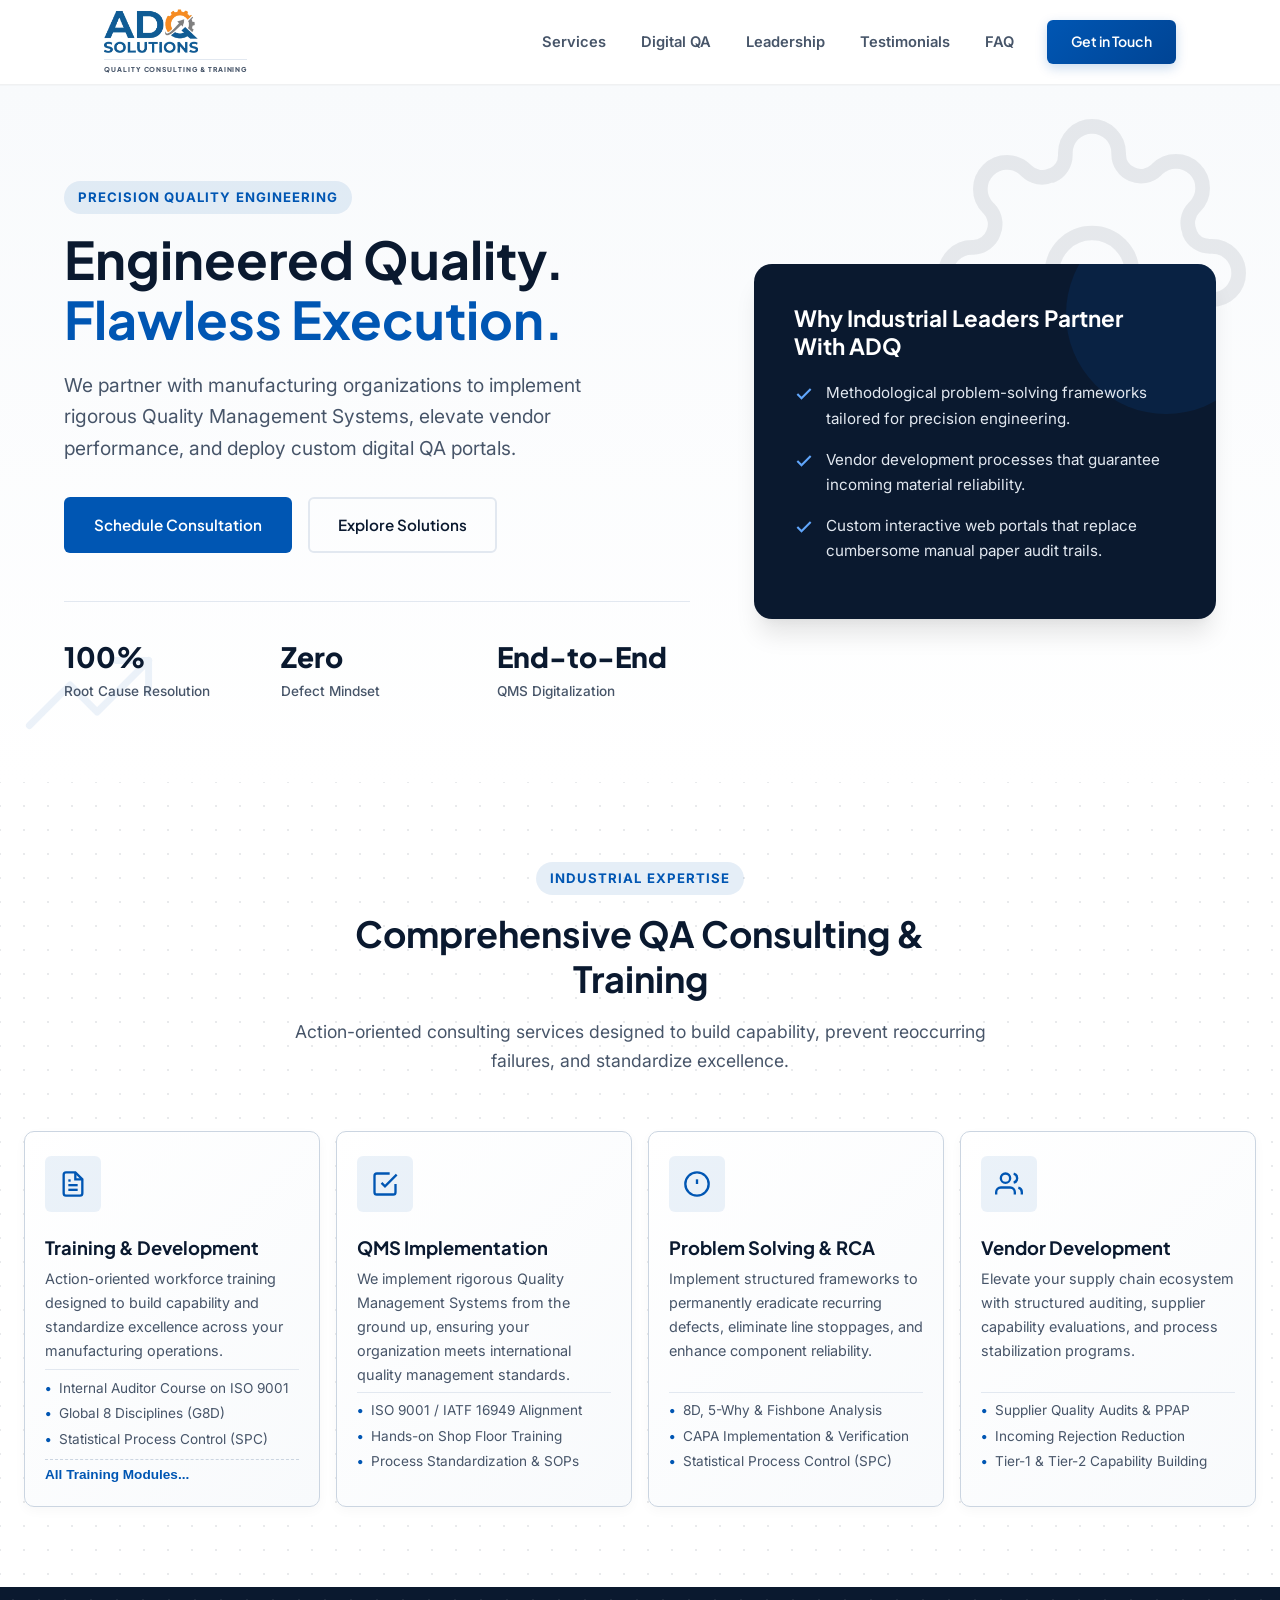
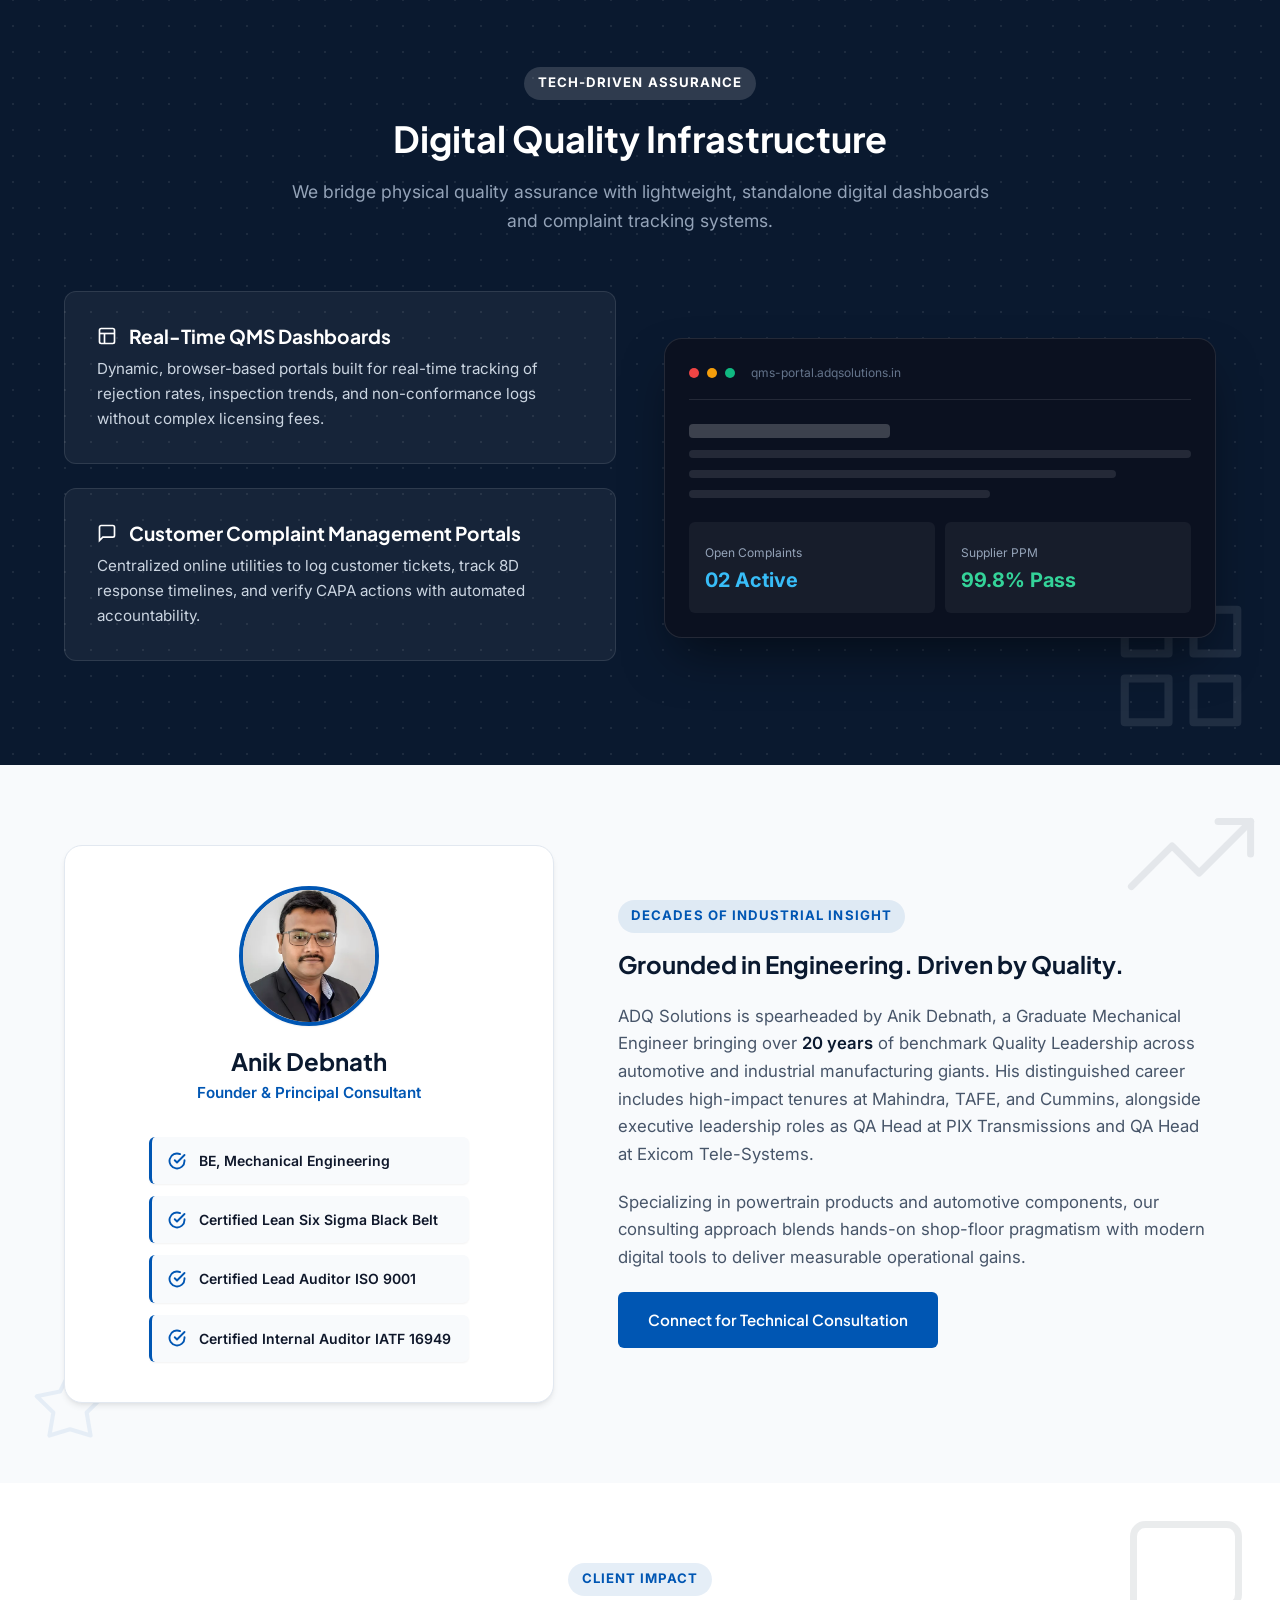
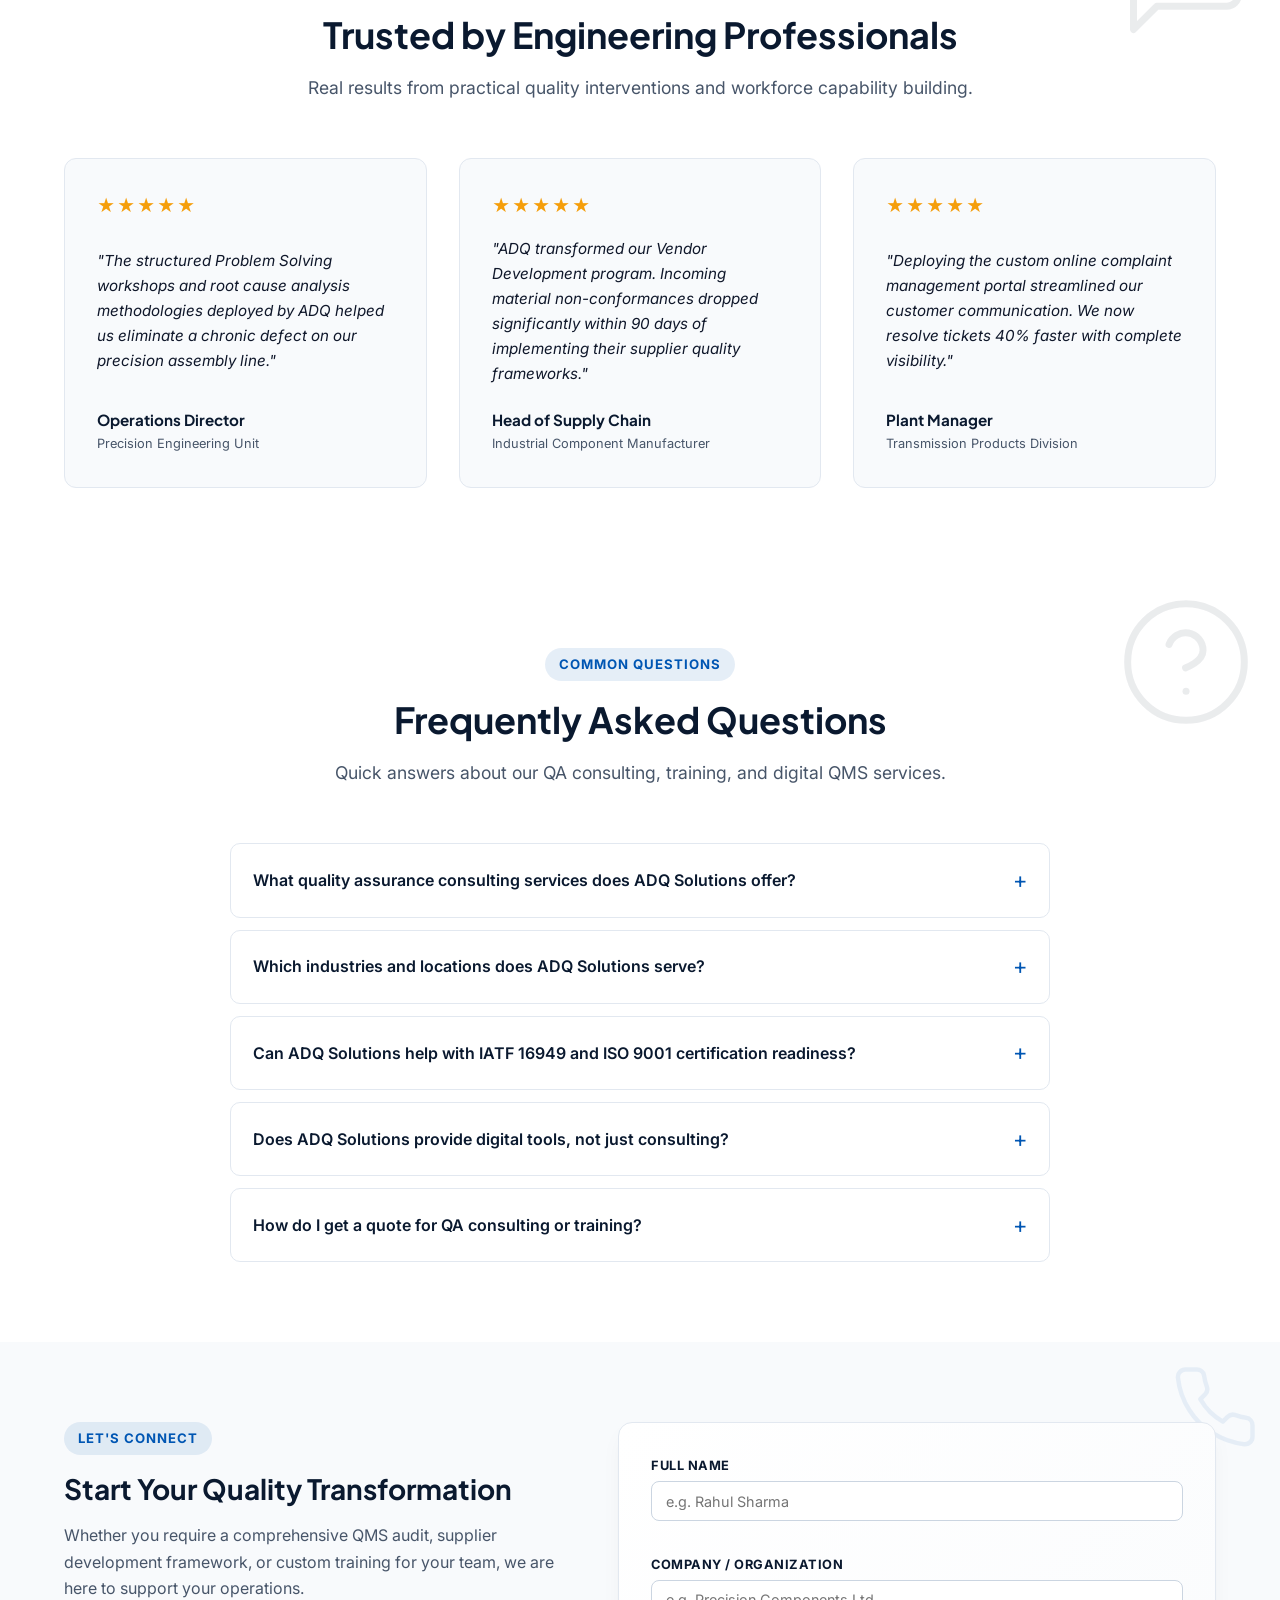
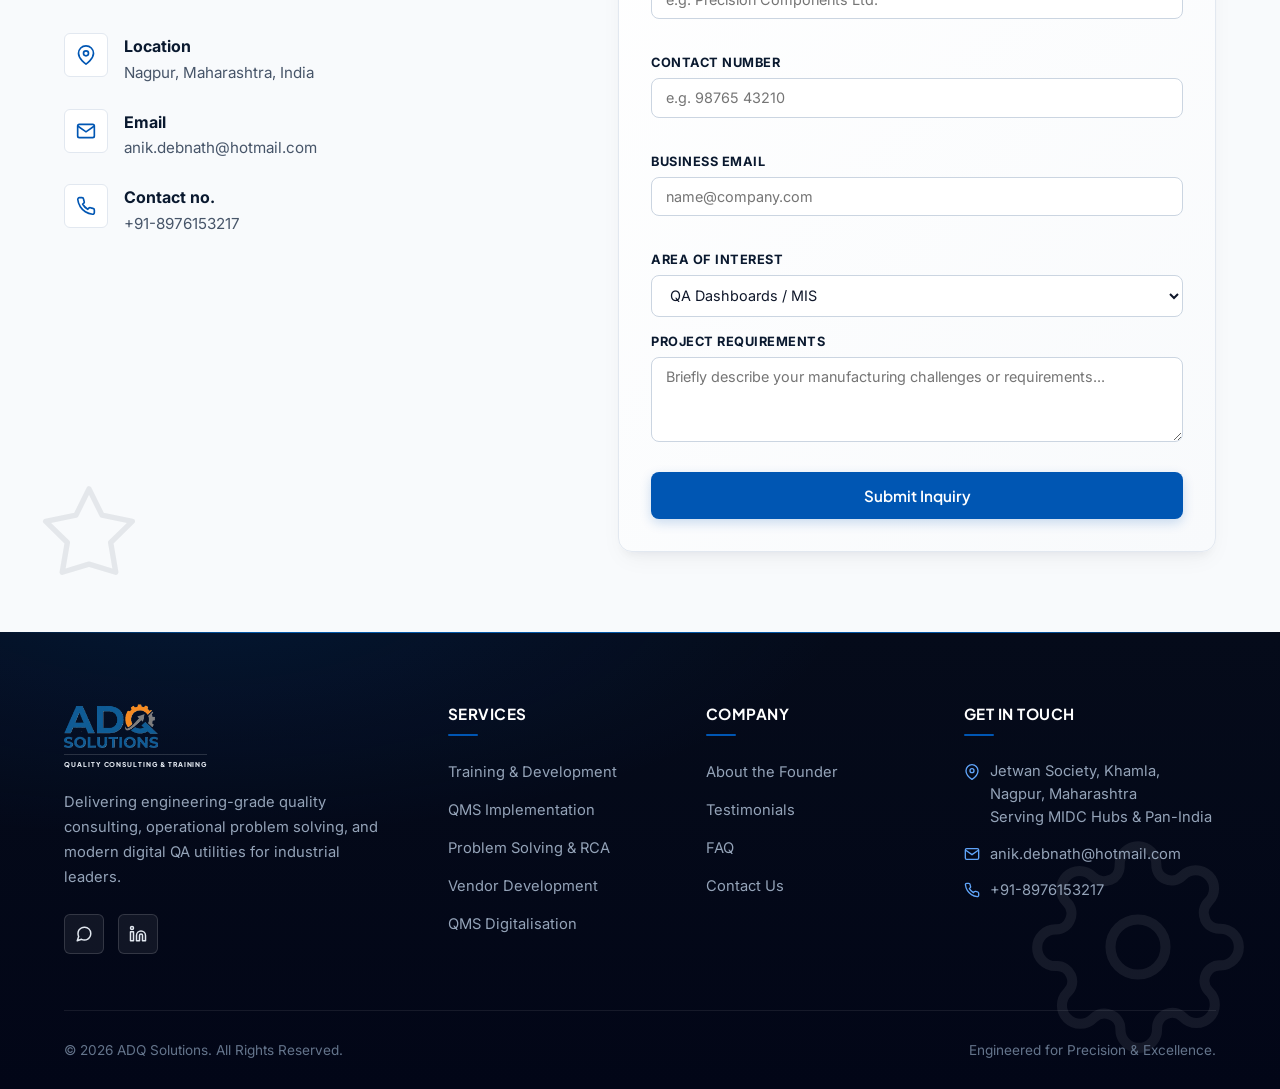
<file: index.html>
<!DOCTYPE html>
<html lang="en-IN">
<head>
  <meta charset="UTF-8">
  <meta name="viewport" content="width=device-width, initial-scale=1.0">

  <!-- Primary Meta Tags -->
  <title>ADQ Solutions | QA Consulting & Training in Nagpur</title>
  <meta name="title" content="ADQ Solutions | QA Consulting & Training in Nagpur">
  <meta name="description" content="Expert QA consulting, IATF 16949/ISO 9001 audits, vendor development & digital QMS dashboards for manufacturers in Nagpur & across India. Led by Anik Debnath, Lean Six Sigma Black Belt.">
  <meta name="keywords" content="Quality Assurance Consulting Nagpur, QMS Implementation, QMS Consultant India, Vendor Development, Supplier Quality Audit, Root Cause Problem Solving, 8D Training, Manufacturing QA Consultant, Quality Training Maharashtra, IATF 16949 Consultant, ISO 9001 Lead Auditor, Digital QMS Dashboard, Anik Debnath, ADQ Solutions">
  <meta name="author" content="Anik Debnath">
  <meta name="robots" content="index, follow, max-snippet:-1, max-image-preview:large, max-video-preview:-1">
  <meta name="googlebot" content="index, follow">
  <meta name="theme-color" content="#0A192F">
  <meta name="geo.region" content="IN-MH">
  <meta name="geo.placename" content="Nagpur">
  <meta name="geo.position" content="21.1458;79.0882">
  <meta name="ICBM" content="21.1458, 79.0882">
  <link rel="canonical" href="https://adqsolutions.in/">

  <!-- Favicons -->
  <link rel="icon" href="/assets/img/favicon.ico" sizes="any">
  <link rel="icon" type="image/png" sizes="16x16" href="/assets/img/favicon-16x16.png">
  <link rel="icon" type="image/png" sizes="32x32" href="/assets/img/favicon-32x32.png">
  <link rel="icon" type="image/png" sizes="48x48" href="/assets/img/favicon-48x48.png">
  <link rel="apple-touch-icon" sizes="180x180" href="/assets/img/apple-touch-icon.png">
  <link rel="icon" type="image/png" sizes="192x192" href="/assets/img/android-chrome-192x192.png">
  <link rel="icon" type="image/png" sizes="512x512" href="/assets/img/android-chrome-512x512.png">
  <link rel="manifest" href="/site.webmanifest">

  <!-- Open Graph / Facebook SEO -->
  <meta property="og:type" content="website">
  <meta property="og:url" content="https://adqsolutions.in/">
  <meta property="og:title" content="ADQ Solutions | QA Consulting & Training in Nagpur">
  <meta property="og:description" content="Elevating industrial manufacturing standards through precision engineering, structured problem solving, and custom digital QA infrastructure.">
  <meta property="og:image" content="https://adqsolutions.in/assets/img/og-image.jpg">
  <meta property="og:image:width" content="1200">
  <meta property="og:image:height" content="630">
  <meta property="og:image:alt" content="ADQ Solutions logo">
  <meta property="og:locale" content="en_IN">
  <meta property="og:site_name" content="ADQ Solutions">

  <!-- Twitter Card SEO -->
  <meta name="twitter:card" content="summary_large_image">
  <meta name="twitter:url" content="https://adqsolutions.in/">
  <meta name="twitter:title" content="ADQ Solutions | QA Consulting & Training in Nagpur">
  <meta name="twitter:description" content="Elevating industrial manufacturing standards through precision engineering, structured problem solving, and custom digital QA infrastructure.">
  <meta name="twitter:image" content="https://adqsolutions.in/assets/img/og-image.jpg">
  <meta name="twitter:image:alt" content="ADQ Solutions logo">

  <!-- Advanced Schema.org JSON-LD for Local Business & Professional Service SEO -->
  <script type="application/ld+json">
  {
    "@context": "https://schema.org",
    "@type": "ProfessionalService",
    "@id": "https://adqsolutions.in/#organization",
    "name": "ADQ Solutions",
    "image": "https://adqsolutions.in/assets/img/og-image.jpg",
    "logo": "https://adqsolutions.in/assets/img/logo.png",
    "description": "Industrial quality assurance consulting, vendor development training, root cause problem solving, and digital QMS dashboard implementation.",
    "priceRange": "$$",
    "address": {
      "@type": "PostalAddress",
      "addressLocality": "Nagpur",
      "addressRegion": "Maharashtra",
      "addressCountry": "IN"
    },
    "geo": {
      "@type": "GeoCoordinates",
      "latitude": 21.1458,
      "longitude": 79.0882
    },
    "founder": {
      "@type": "Person",
      "name": "Anik Debnath",
      "jobTitle": "Founder & Principal Consultant",
      "alumniOf": "Mechanical Engineering",
      "knowsAbout": ["Quality Management Systems", "Lean Six Sigma", "IATF 16949", "ISO 9001", "Root Cause Analysis"]
    },
    "areaServed": [
      { "@type": "State", "name": "Maharashtra" },
      { "@type": "Country", "name": "India" }
    ],
    "telephone": "+91-8976153217",
    "email": "anik.debnath@hotmail.com",
    "serviceType": [
      "Quality Management Systems Consulting",
      "Vendor Development Training",
      "Root Cause Problem Solving",
      "Digital QA Portal Development"
    ],
    "hasOfferCatalog": {
      "@type": "OfferCatalog",
      "name": "QA Consulting & Training Services",
      "itemListElement": [
        {
          "@type": "Offer",
          "itemOffered": {
            "@type": "Service",
            "name": "Training & Development",
            "description": "Workforce training in Global 8D Problem Solving, IATF 16949 and ISO 9001 Internal Auditor courses, SPC, 5S and Kaizen."
          }
        },
        {
          "@type": "Offer",
          "itemOffered": {
            "@type": "Service",
            "name": "QMS Implementation",
            "description": "End-to-end Quality Management System implementation and alignment with ISO 9001 / IATF 16949 standards, process standardization and SOP development."
          }
        },
        {
          "@type": "Offer",
          "itemOffered": {
            "@type": "Service",
            "name": "Problem Solving & Root Cause Analysis",
            "description": "8D, 5-Why and Fishbone analysis, CAPA implementation and verification, Statistical Process Control."
          }
        },
        {
          "@type": "Offer",
          "itemOffered": {
            "@type": "Service",
            "name": "Vendor Development",
            "description": "Supplier quality audits, PPAP, incoming rejection reduction, and Tier-1/Tier-2 supplier capability building."
          }
        },
        {
          "@type": "Offer",
          "itemOffered": {
            "@type": "Service",
            "name": "Digital QMS Dashboards & Complaint Portals",
            "description": "Custom, browser-based dashboards for real-time inspection tracking and customer complaint / 8D / CAPA management."
          }
        }
      ]
    },
    "sameAs": [
      "https://wa.me/918976153217"
    ],
    "url": "https://adqsolutions.in"
  }
  </script>

  <!-- FAQPage Schema for rich results -->
  <script type="application/ld+json">
  {
    "@context": "https://schema.org",
    "@type": "FAQPage",
    "mainEntity": [
      {
        "@type": "Question",
        "name": "What quality assurance consulting services does ADQ Solutions offer?",
        "acceptedAnswer": {
          "@type": "Answer",
          "text": "ADQ Solutions provides QMS implementation and auditing (ISO 9001 / IATF 16949), vendor and supplier development, root cause problem solving (8D, 5-Why, Fishbone, CAPA), workforce training, and custom digital QA dashboards and complaint management portals for manufacturing enterprises."
        }
      },
      {
        "@type": "Question",
        "name": "Which industries and locations does ADQ Solutions serve?",
        "acceptedAnswer": {
          "@type": "Answer",
          "text": "ADQ Solutions is based in Nagpur, Maharashtra, and works with automotive and industrial manufacturing companies across MIDC industrial hubs and pan-India, specializing in powertrain products and automotive components."
        }
      },
      {
        "@type": "Question",
        "name": "Who leads ADQ Solutions?",
        "acceptedAnswer": {
          "@type": "Answer",
          "text": "ADQ Solutions is led by Anik Debnath, a Mechanical Engineer and Certified Lean Six Sigma Black Belt with over 20 years of quality leadership experience at Mahindra, TAFE, Cummins, PIX Transmissions and Exicom Tele-Systems."
        }
      },
      {
        "@type": "Question",
        "name": "Can ADQ Solutions help with IATF 16949 and ISO 9001 certification readiness?",
        "acceptedAnswer": {
          "@type": "Answer",
          "text": "Yes. ADQ Solutions conducts internal audits, gap assessments, SOP standardization and internal auditor training to prepare manufacturing plants for IATF 16949 and ISO 9001 certification and surveillance audits."
        }
      },
      {
        "@type": "Question",
        "name": "Does ADQ Solutions provide digital tools, not just consulting?",
        "acceptedAnswer": {
          "@type": "Answer",
          "text": "Yes. Alongside on-ground consulting, ADQ Solutions builds lightweight digital QMS dashboards and customer complaint management portals that track rejection rates, inspection trends, non-conformances and CAPA timelines in real time."
        }
      },
      {
        "@type": "Question",
        "name": "How do I get a quote for QA consulting or training?",
        "acceptedAnswer": {
          "@type": "Answer",
          "text": "Fill out the inquiry form on this website, WhatsApp +91-8976153217, or email anik.debnath@hotmail.com with your requirements, and ADQ Solutions will respond with a tailored proposal."
        }
      }
    ]
  }
  </script>

  <!-- Google Fonts: Inter & Plus Jakarta Sans -->
  <link rel="preconnect" href="https://fonts.googleapis.com">
  <link rel="preconnect" href="https://fonts.gstatic.com" crossorigin>
  <link href="https://fonts.googleapis.com/css2?family=Inter:wght@400;500;600&family=Plus+Jakarta+Sans:wght@600;700;800&display=swap" rel="stylesheet">

  <!-- Stylesheet -->
  <link rel="stylesheet" href="style.css">

  <!-- Inline Style Overrides for 1x4 Grid Layout & Floating Window Modal -->
  <style>
    #services .container {
      max-width: 1320px !important;
    }
    #services .service-grid {
      display: grid !important;
      grid-template-columns: repeat(4, 1fr) !important;
      gap: 1rem !important;
      align-items: start !important;
    }
    
    #services .service-card {
      padding: 1.5rem 1.25rem !important;
      background: linear-gradient(135deg, #FFFFFF 0%, #F8FAFC 100%) !important;
      border: 1px solid #CBD5E1 !important;
      box-shadow: 0 4px 12px rgba(0, 0, 0, 0.03) !important;
      border-radius: 10px !important;
      transition: transform 0.2s ease, box-shadow 0.2s ease !important;
      height: 100%;
      display: flex;
      flex-direction: column;
    }

    #services .service-card:hover {
      transform: translateY(-2px);
      box-shadow: 0 8px 20px rgba(0, 86, 179, 0.08) !important;
      border-color: var(--accent) !important;
    }

    #services .service-card p {
      margin-bottom: 0.35rem !important;
      font-size: 0.9rem !important;
    }

    #services .service-card h3 {
      font-size: 1.15rem !important;
      margin-bottom: 0.5rem !important;
    }

    #services .service-card ul {
      margin-top: 0 !important;
      margin-bottom: 0.35rem !important;
      padding-top: 0.4rem !important;
      border-top: 1px solid #E2E8F0 !important;
    }

    #services .service-card li {
      margin-bottom: 0.2rem !important;
      font-size: 0.85rem !important;
    }

    .view-more-btn {
      margin-top: auto;
      background: none;
      border: none;
      color: var(--accent);
      font-weight: 600;
      font-size: 0.85rem;
      cursor: pointer;
      text-align: left;
      padding: 0.4rem 0 0 0;
      border-top: 1px dashed #CBD5E1;
      display: inline-flex;
      align-items: center;
      gap: 0.25rem;
    }
    .view-more-btn:hover {
      color: var(--accent-hover);
      text-decoration: underline;
    }

    /* Modal / Floating Window Styling */
    .modal-overlay {
      position: fixed;
      top: 0;
      left: 0;
      width: 100%;
      height: 100%;
      background: rgba(10, 25, 47, 0.75);
      backdrop-filter: blur(4px);
      display: flex;
      align-items: center;
      justify-content: center;
      z-index: 2000;
      opacity: 0;
      visibility: hidden;
      transition: opacity 0.3s ease, visibility 0.3s ease;
    }
    .modal-overlay.active {
      opacity: 1;
      visibility: visible;
    }
    .modal-container {
      background: #FFFFFF;
      width: 100%;
      max-width: 850px;
      padding: 2rem 2.5rem;
      border-radius: 12px;
      box-shadow: 0 20px 25px -5px rgba(0, 0, 0, 0.2);
      position: relative;
      transform: translateY(20px);
      transition: transform 0.3s ease;
      max-height: 90vh;
      overflow-y: auto;
    }
    
    /* Custom Scrollbar for Modal */
    .modal-container::-webkit-scrollbar {
      width: 8px;
    }
    .modal-container::-webkit-scrollbar-track {
      background: #F1F5F9;
      border-radius: 4px;
    }
    .modal-container::-webkit-scrollbar-thumb {
      background: #CBD5E1;
      border-radius: 4px;
    }
    .modal-container::-webkit-scrollbar-thumb:hover {
      background: #94A3B8;
    }

    .modal-overlay.active .modal-container {
      transform: translateY(0);
    }
    .modal-header {
      display: flex;
      justify-content: space-between;
      align-items: center;
      margin-bottom: 1.5rem;
      border-bottom: 1px solid #E2E8F0;
      padding-bottom: 1rem;
      position: sticky;
      top: 0;
      background: #FFFFFF;
      z-index: 10;
    }
    .modal-header h4 {
      font-size: 1.35rem;
      color: var(--primary);
      margin: 0;
    }
    .modal-close {
      background: none;
      border: none;
      font-size: 1.75rem;
      cursor: pointer;
      color: var(--text-muted);
      line-height: 1;
      transition: color 0.2s ease;
    }
    .modal-close:hover {
      color: var(--error);
    }

    /* Enhanced Aesthetically Professional Training Grid */
    .modal-body .training-grid {
      list-style: none;
      padding: 0;
      margin: 0;
      display: grid;
      grid-template-columns: repeat(auto-fill, minmax(240px, 1fr));
      gap: 1rem;
      align-items: start;
    }
    
    .modal-body .training-grid li {
      padding: 1rem;
      background: #FFFFFF;
      border: 1px solid #E2E8F0;
      border-radius: 8px;
      border-left: 4px solid var(--accent);
      box-shadow: 0 2px 5px rgba(0,0,0,0.02);
      transition: all 0.3s cubic-bezier(0.4, 0, 0.2, 1);
      cursor: pointer;
      display: flex;
      flex-direction: column;
    }
    
    .modal-body .training-grid li:hover {
      box-shadow: 0 10px 20px rgba(0, 86, 179, 0.08);
      transform: translateY(-3px);
      border-color: #CBD5E1;
      border-left-color: #004494;
    }
    
    .module-title {
      font-weight: 600;
      font-size: 0.9rem;
      color: var(--primary);
      display: flex;
      align-items: flex-start;
      gap: 0.5rem;
      line-height: 1.3;
    }
    
    .module-title svg {
      flex-shrink: 0;
      color: var(--accent);
      margin-top: 0.1rem;
      width: 16px;
      height: 16px;
    }
    
    .module-desc {
      font-size: 0.8rem;
      color: #64748B;
      max-height: 0;
      opacity: 0;
      overflow: hidden;
      transition: all 0.35s cubic-bezier(0.4, 0, 0.2, 1);
      line-height: 1.5;
    }
    
    .modal-body .training-grid li:hover .module-desc {
      max-height: 150px;
      opacity: 1;
      margin-top: 0.75rem;
    }

    /* Compact & Visually Beautiful Customer Form Styling */
    .contact-form {
      background: linear-gradient(135deg, #FFFFFF 0%, #F8FAFC 100%) !important;
      padding: 2rem !important;
      border-radius: 14px !important;
      border: 1px solid #E2E8F0 !important;
      box-shadow: 0 10px 25px -5px rgba(10, 25, 47, 0.05), 0 8px 10px -6px rgba(10, 25, 47, 0.05) !important;
    }
    .contact-form .form-group {
      margin-bottom: 0.9rem !important;
    }
    .contact-form label {
      font-size: 0.8rem !important;
      font-weight: 700 !important;
      text-transform: uppercase !important;
      letter-spacing: 0.04em !important;
      color: var(--primary) !important;
      margin-bottom: 0.3rem !important;
    }
    .contact-form .form-control {
      padding: 0.65rem 0.85rem !important;
      font-size: 0.9rem !important;
      border-radius: 8px !important;
      border: 1px solid #CBD5E1 !important;
      background-color: #FFFFFF !important;
      transition: all 0.2s ease !important;
    }
    .contact-form .form-control:focus {
      border-color: var(--accent) !important;
      box-shadow: 0 0 0 3px rgba(0, 86, 179, 0.12) !important;
    }
    .contact-form textarea.form-control {
      min-height: 85px !important;
    }
    .contact-form button[type="submit"] {
      padding: 0.75rem 1.5rem !important;
      font-size: 0.95rem !important;
      border-radius: 8px !important;
      margin-top: 0.5rem !important;
      box-shadow: 0 4px 12px rgba(0, 86, 179, 0.2) !important;
    }

    @media (max-width: 1024px) {
      #services .service-grid {
        grid-template-columns: repeat(2, 1fr) !important;
      }
    }

    @media (max-width: 640px) {
      #services .service-grid {
        grid-template-columns: 1fr !important;
      }
    }

    /* FAQ Accordion */
    .faq-list {
      max-width: 820px;
      margin: 0 auto;
      display: flex;
      flex-direction: column;
      gap: 0.75rem;
    }
    .faq-item {
      background: #FFFFFF;
      border: 1px solid #E2E8F0;
      border-radius: 10px;
      padding: 1.1rem 1.4rem;
    }
    .faq-item summary {
      cursor: pointer;
      font-weight: 600;
      color: var(--primary);
      list-style: none;
      display: flex;
      justify-content: space-between;
      align-items: center;
      gap: 1rem;
    }
    .faq-item summary::-webkit-details-marker { display: none; }
    .faq-item summary::after {
      content: '+';
      font-size: 1.4rem;
      font-weight: 400;
      color: var(--accent);
      flex-shrink: 0;
      transition: transform 0.2s ease;
    }
    .faq-item[open] summary::after {
      transform: rotate(45deg);
    }
    .faq-item p {
      margin-top: 0.75rem;
      color: var(--text-muted);
      font-size: 0.95rem;
      line-height: 1.6;
    }

    .faq-item p a {
      color: var(--accent);
      font-weight: 600;
      text-decoration: none;
    }

    .faq-item p a:hover {
      color: var(--accent-hover);
      text-decoration: underline;
    }

    /* FAQ section watermark */
    .faq {
      position: relative;
      overflow: hidden;
    }
    .wm-faq-help {
      top: 24px;
      right: 24px;
      width: 140px;
      height: 140px;
      opacity: 0.08;
      background-image: url("data:image/svg+xml,%3Csvg%20xmlns%3D%22http%3A//www.w3.org/2000/svg%22%20viewBox%3D%220%200%2024%2024%22%20fill%3D%22none%22%20stroke%3D%22%230A192F%22%20stroke-width%3D%221.2%22%20stroke-linecap%3D%22round%22%20stroke-linejoin%3D%22round%22%3E%3Ccircle%20cx%3D%2212%22%20cy%3D%2212%22%20r%3D%2210%22/%3E%3Cpath%20d%3D%22M9.09%209a3%203%200%20015.83%201c0%202-3%203-3%203%22/%3E%3Cline%20x1%3D%2212%22%20y1%3D%2217%22%20x2%3D%2212.01%22%20y2%3D%2217%22/%3E%3C/svg%3E");
    }
    .faq .container {
      position: relative;
      z-index: 1;
    }
    @media (max-width: 640px) {
      .wm-faq-help {
        top: 14px;
        right: 14px;
        width: 85px;
        height: 85px;
        opacity: 0.1;
      }
    }
  </style>
</head>
<body>

  <a href="#main-content" class="skip-link">Skip to main content</a>

  <!-- =============================================================
       Header / Navigation
  ============================================================== -->
  <header class="navbar">
    <div class="container nav-container">
      <a href="/" class="brand-wrapper" aria-label="ADQ Solutions home">
        <picture>
          <source srcset="assets/img/logo.webp" type="image/webp">
          <img src="assets/img/logo.png" alt="ADQ Solutions logo" class="brand-img" width="341" height="160" fetchpriority="high">
        </picture>
        <span class="brand-tagline">QUALITY CONSULTING &amp; TRAINING</span>
      </a>

      <button class="menu-toggle" id="menuToggle" aria-label="Toggle navigation menu" aria-expanded="false" aria-controls="navLinks">
        <span class="menu-toggle-bar"></span>
        <span class="menu-toggle-bar"></span>
        <span class="menu-toggle-bar"></span>
      </button>

      <nav class="nav-links" id="navLinks" aria-label="Primary">
        <a href="#services">Services</a>
        <a href="#digital">Digital QA</a>
        <a href="#about">Leadership</a>
        <a href="#testimonials">Testimonials</a>
        <a href="#faq">FAQ</a>
        <a href="#contact" class="nav-cta">Get in Touch</a>
      </nav>
    </div>
  </header>

  <main id="main-content">
    <!-- =============================================================
         Hero Section
    ============================================================== -->
    <section class="hero" aria-labelledby="hero-heading">
      <div class="section-watermark wm-hero-gear" aria-hidden="true"></div>
      <div class="section-watermark wm-hero-trend" aria-hidden="true"></div>
      <div class="container hero-grid">
        <div class="hero-content">
          <span class="badge">Precision Quality Engineering</span>
          <h1 id="hero-heading">Engineered Quality. <span>Flawless Execution.</span></h1>
          <p>We partner with manufacturing organizations to implement rigorous Quality Management Systems, elevate vendor performance, and deploy custom digital QA portals.</p>
          <div class="hero-cta-group">
            <a href="#contact" class="btn btn-primary">Schedule Consultation</a>
            <a href="#services" class="btn btn-secondary">Explore Solutions</a>
          </div>
          <div class="hero-metrics">
            <div>
              <div class="metric-number">100%</div>
              <div class="metric-label">Root Cause Resolution</div>
            </div>
            <div>
              <div class="metric-number">Zero</div>
              <div class="metric-label">Defect Mindset</div>
            </div>
            <div>
              <div class="metric-number">End-to-End</div>
              <div class="metric-label">QMS Digitalization</div>
            </div>
          </div>
        </div>

        <div class="hero-card">
          <h3>Why Industrial Leaders Partner With ADQ</h3>
          <ul>
            <li>
              <svg width="20" height="20" viewBox="0 0 24 24" fill="none" stroke="currentColor" stroke-width="2.5" aria-hidden="true" focusable="false"><polyline points="20 6 9 17 4 12"></polyline></svg>
              <span>Methodological problem-solving frameworks tailored for precision engineering.</span>
            </li>
            <li>
              <svg width="20" height="20" viewBox="0 0 24 24" fill="none" stroke="currentColor" stroke-width="2.5" aria-hidden="true" focusable="false"><polyline points="20 6 9 17 4 12"></polyline></svg>
              <span>Vendor development processes that guarantee incoming material reliability.</span>
            </li>
            <li>
              <svg width="20" height="20" viewBox="0 0 24 24" fill="none" stroke="currentColor" stroke-width="2.5" aria-hidden="true" focusable="false"><polyline points="20 6 9 17 4 12"></polyline></svg>
              <span>Custom interactive web portals that replace cumbersome manual paper audit trails.</span>
            </li>
          </ul>
        </div>
      </div>
    </section>

    <!-- =============================================================
         Core Services Section (Comprehensive QA Consulting & Training)
    ============================================================== -->
    <section class="services section-padding" id="services" aria-labelledby="services-heading">
      <div class="container">
        <div class="section-header reveal">
          <span class="badge">Industrial Expertise</span>
          <h2 class="section-title" id="services-heading">Comprehensive QA Consulting &amp; Training</h2>
          <p class="section-subtitle">Action-oriented consulting services designed to build capability, prevent reoccurring failures, and standardize excellence.</p>
        </div>

        <div class="service-grid">
          
          <!-- 1. Training & Development -->
          <div class="service-card reveal">
            <div class="service-icon">
              <svg width="28" height="28" viewBox="0 0 24 24" fill="none" stroke="currentColor" stroke-width="2" aria-hidden="true" focusable="false"><path d="M14 2H6a2 2 0 0 0-2 2v16a2 2 0 0 0 2 2h12a2 2 0 0 0 2-2V8z"></path><polyline points="14 2 14 8 20 8"></polyline><line x1="16" y1="13" x2="8" y2="13"></line><line x1="16" y1="17" x2="8" y2="17"></line><polyline points="10 9 9 9 8 9"></polyline></svg>
            </div>
            <h3>Training &amp; Development</h3>
            <p>Action-oriented workforce training designed to build capability and standardize excellence across your manufacturing operations.</p>
            <ul>
              <li>Internal Auditor Course on ISO 9001</li>
              <li>Global 8 Disciplines (G8D)</li>
              <li>Statistical Process Control (SPC)</li>
            </ul>
            <button type="button" class="view-more-btn" id="openTrainingModal">All Training Modules...</button>
          </div>

          <!-- 2. QMS Implementation -->
          <div class="service-card reveal">
            <div class="service-icon">
              <svg width="28" height="28" viewBox="0 0 24 24" fill="none" stroke="currentColor" stroke-width="2" aria-hidden="true" focusable="false"><path d="M9 11l3 3L22 4"></path><path d="M21 12v7a2 2 0 0 1-2 2H5a2 2 0 0 1-2-2V5a2 2 0 0 1 2-2h11"></path></svg>
            </div>
            <h3>QMS Implementation</h3>
            <p>We implement rigorous Quality Management Systems from the ground up, ensuring your organization meets international quality management standards.</p>
            <ul>
              <li>ISO 9001 / IATF 16949 Alignment</li>
              <li>Hands-on Shop Floor Training</li>
              <li>Process Standardization &amp; SOPs</li>
            </ul>
          </div>

          <!-- 3. Problem Solving & RCA -->
          <div class="service-card reveal">
            <div class="service-icon">
              <svg width="28" height="28" viewBox="0 0 24 24" fill="none" stroke="currentColor" stroke-width="2" aria-hidden="true" focusable="false"><circle cx="12" cy="12" r="10"></circle><line x1="12" y1="8" x2="12" y2="12"></line><line x1="12" y1="16" x2="12.01" y2="16"></line></svg>
            </div>
            <h3>Problem Solving &amp; RCA</h3>
            <p>Implement structured frameworks to permanently eradicate recurring defects, eliminate line stoppages, and enhance component reliability.</p>
            <ul>
              <li>8D, 5-Why &amp; Fishbone Analysis</li>
              <li>CAPA Implementation &amp; Verification</li>
              <li>Statistical Process Control (SPC)</li>
            </ul>
          </div>
          
          <!-- 4. Vendor Development -->
          <div class="service-card reveal">
            <div class="service-icon">
              <svg width="28" height="28" viewBox="0 0 24 24" fill="none" stroke="currentColor" stroke-width="2" aria-hidden="true" focusable="false"><path d="M17 21v-2a4 4 0 0 0-4-4H5a4 4 0 0 0-4 4v2"></path><circle cx="9" cy="7" r="4"></circle><path d="M23 21v-2a4 4 0 0 0-3-3.87"></path><path d="M16 3.13a4 4 0 0 1 0 7.75"></path></svg>
            </div>
            <h3>Vendor Development</h3>
            <p>Elevate your supply chain ecosystem with structured auditing, supplier capability evaluations, and process stabilization programs.</p>
            <ul>
              <li>Supplier Quality Audits &amp; PPAP</li>
              <li>Incoming Rejection Reduction</li>
              <li>Tier-1 &amp; Tier-2 Capability Building</li>
            </ul>
          </div>

        </div>
      </div>
    </section>

    <!-- Floating Window Modal for All Training Modules -->
    <div class="modal-overlay" id="trainingModal" role="dialog" aria-modal="true" aria-labelledby="modalTitle">
      <div class="modal-container">
        <div class="modal-header">
          <h4 id="modalTitle">All Training Modules</h4>
          <button type="button" class="modal-close" id="closeTrainingModal" aria-label="Close modal">&times;</button>
        </div>
        <div class="modal-body">
          <ul class="training-grid">
            <li>
              <div class="module-title">
                <svg viewBox="0 0 24 24" fill="none" stroke="currentColor" stroke-width="2"><path d="M22 11.08V12a10 10 0 1 1-5.93-9.14"></path><polyline points="22 4 12 14.01 9 11.01"></polyline></svg>
                Internal Auditor Course on ISO 9001
              </div>
              <div class="module-desc">Learn principles and practices of auditing Quality Management Systems against ISO 9001 requirements.</div>
            </li>
            <li>
              <div class="module-title">
                <svg viewBox="0 0 24 24" fill="none" stroke="currentColor" stroke-width="2"><path d="M22 11.08V12a10 10 0 1 1-5.93-9.14"></path><polyline points="22 4 12 14.01 9 11.01"></polyline></svg>
                Internal Auditor Course on IATF16949
              </div>
              <div class="module-desc">Master automotive QMS auditing techniques aligned with IATF 16949 standards and customer-specific requirements.</div>
            </li>
            <li>
              <div class="module-title">
                <svg viewBox="0 0 24 24" fill="none" stroke="currentColor" stroke-width="2"><path d="M22 11.08V12a10 10 0 1 1-5.93-9.14"></path><polyline points="22 4 12 14.01 9 11.01"></polyline></svg>
                Internal Auditor Course on ISO 14001
              </div>
              <div class="module-desc">Develop specialized skills to evaluate and audit Environmental Management Systems for sustainable compliance.</div>
            </li>
            <li>
              <div class="module-title">
                <svg viewBox="0 0 24 24" fill="none" stroke="currentColor" stroke-width="2"><path d="M22 11.08V12a10 10 0 1 1-5.93-9.14"></path><polyline points="22 4 12 14.01 9 11.01"></polyline></svg>
                Internal Auditor Course on ISO45001
              </div>
              <div class="module-desc">Understand how to effectively audit Occupational Health and Safety management systems.</div>
            </li>
            <li>
              <div class="module-title">
                <svg viewBox="0 0 24 24" fill="none" stroke="currentColor" stroke-width="2"><path d="M22 11.08V12a10 10 0 1 1-5.93-9.14"></path><polyline points="22 4 12 14.01 9 11.01"></polyline></svg>
                Internal Auditor Course on ISO50001
              </div>
              <div class="module-desc">Learn frameworks for auditing Energy Management Systems to drive process and energy efficiency.</div>
            </li>
            <li>
              <div class="module-title">
                <svg viewBox="0 0 24 24" fill="none" stroke="currentColor" stroke-width="2"><path d="M22 11.08V12a10 10 0 1 1-5.93-9.14"></path><polyline points="22 4 12 14.01 9 11.01"></polyline></svg>
                Advanced Product Quality Planning (APQP)
              </div>
              <div class="module-desc">A structured method for defining and establishing the necessary steps to ensure a product satisfies the customer.</div>
            </li>
            <li>
              <div class="module-title">
                <svg viewBox="0 0 24 24" fill="none" stroke="currentColor" stroke-width="2"><path d="M22 11.08V12a10 10 0 1 1-5.93-9.14"></path><polyline points="22 4 12 14.01 9 11.01"></polyline></svg>
                Production Part Approval Process (PPAP)
              </div>
              <div class="module-desc">Standardized risk-mitigation process to ensure suppliers understand all customer engineering design records and specifications.</div>
            </li>
            <li>
              <div class="module-title">
                <svg viewBox="0 0 24 24" fill="none" stroke="currentColor" stroke-width="2"><path d="M22 11.08V12a10 10 0 1 1-5.93-9.14"></path><polyline points="22 4 12 14.01 9 11.01"></polyline></svg>
                Failure Modes and Effects Analysis (FMEA)
              </div>
              <div class="module-desc">A systematic, proactive method for evaluating a process to identify where and how it might fail.</div>
            </li>
            <li>
              <div class="module-title">
                <svg viewBox="0 0 24 24" fill="none" stroke="currentColor" stroke-width="2"><path d="M22 11.08V12a10 10 0 1 1-5.93-9.14"></path><polyline points="22 4 12 14.01 9 11.01"></polyline></svg>
                Statistical Process Control (SPC)
              </div>
              <div class="module-desc">Use statistical techniques to control a process or production method, reducing variation and increasing efficiency.</div>
            </li>
            <li>
              <div class="module-title">
                <svg viewBox="0 0 24 24" fill="none" stroke="currentColor" stroke-width="2"><path d="M22 11.08V12a10 10 0 1 1-5.93-9.14"></path><polyline points="22 4 12 14.01 9 11.01"></polyline></svg>
                Measurement System Analysis (MSA)
              </div>
              <div class="module-desc">Mathematical method of determining the amount of variation that exists within a specific measurement process.</div>
            </li>
            <li>
              <div class="module-title">
                <svg viewBox="0 0 24 24" fill="none" stroke="currentColor" stroke-width="2"><path d="M22 11.08V12a10 10 0 1 1-5.93-9.14"></path><polyline points="22 4 12 14.01 9 11.01"></polyline></svg>
                Manufacturing Process Audit
              </div>
              <div class="module-desc">A deep dive into evaluating shop-floor manufacturing processes for efficiency, compliance, and defect prevention.</div>
            </li>
            <li>
              <div class="module-title">
                <svg viewBox="0 0 24 24" fill="none" stroke="currentColor" stroke-width="2"><path d="M22 11.08V12a10 10 0 1 1-5.93-9.14"></path><polyline points="22 4 12 14.01 9 11.01"></polyline></svg>
                Problem Solving Techniques
              </div>
              <div class="module-desc">Master essential analytical frameworks like 5-Why and Fishbone to identify root causes and implement lasting solutions.</div>
            </li>
            <li>
              <div class="module-title">
                <svg viewBox="0 0 24 24" fill="none" stroke="currentColor" stroke-width="2"><path d="M22 11.08V12a10 10 0 1 1-5.93-9.14"></path><polyline points="22 4 12 14.01 9 11.01"></polyline></svg>
                Global 8 Disciplines (G8D)
              </div>
              <div class="module-desc">A comprehensive, structured problem-solving methodology used heavily by engineers to isolate and permanently correct recurring defects.</div>
            </li>
            <li>
              <div class="module-title">
                <svg viewBox="0 0 24 24" fill="none" stroke="currentColor" stroke-width="2"><path d="M22 11.08V12a10 10 0 1 1-5.93-9.14"></path><polyline points="22 4 12 14.01 9 11.01"></polyline></svg>
                7 QC Tools – Basic/ Old
              </div>
              <div class="module-desc">Fundamental graphical techniques (e.g., Pareto, Histograms, Check Sheets) critical for troubleshooting quality-related issues.</div>
            </li>
            <li>
              <div class="module-title">
                <svg viewBox="0 0 24 24" fill="none" stroke="currentColor" stroke-width="2"><path d="M22 11.08V12a10 10 0 1 1-5.93-9.14"></path><polyline points="22 4 12 14.01 9 11.01"></polyline></svg>
                7 QC Tools – New
              </div>
              <div class="module-desc">Advanced management and planning tools used to organize subjective data, structure conceptual ideas, and solve complex problems.</div>
            </li>
          </ul>
        </div>
      </div>
    </div>

    <!-- =============================================================
         Digital QA Solutions Section
    ============================================================== -->
    <section class="digital-solutions section-padding" id="digital" aria-labelledby="digital-heading">
      <div class="section-watermark wm-digital-grid" aria-hidden="true"></div>
      <div class="container">
        <div class="section-header reveal">
          <span class="badge" style="background: rgba(255, 255, 255, 0.15); color: #FFF;">Tech-Driven Assurance</span>
          <h2 class="section-title" id="digital-heading">Digital Quality Infrastructure</h2>
          <p class="section-subtitle">We bridge physical quality assurance with lightweight, standalone digital dashboards and complaint tracking systems.</p>
        </div>

        <div class="digital-grid">
          <div class="reveal">
            <div class="digital-box">
              <h4>
                <svg width="20" height="20" viewBox="0 0 24 24" fill="none" stroke="currentColor" stroke-width="2" aria-hidden="true" focusable="false"><rect x="3" y="3" width="18" height="18" rx="2" ry="2"></rect><line x1="3" y1="9" x2="21" y2="9"></line><line x1="9" y1="21" x2="9" y2="9"></line></svg>
                Real-Time QMS Dashboards
              </h4>
              <p>Dynamic, browser-based portals built for real-time tracking of rejection rates, inspection trends, and non-conformance logs without complex licensing fees.</p>
            </div>

            <div class="digital-box">
              <h4>
                <svg width="20" height="20" viewBox="0 0 24 24" fill="none" stroke="currentColor" stroke-width="2" aria-hidden="true" focusable="false"><path d="M21 15a2 2 0 0 1-2 2H7l-4 4V5a2 2 0 0 1 2-2h14a2 2 0 0 1 2 2z"></path></svg>
                Customer Complaint Management Portals
              </h4>
              <p>Centralized online utilities to log customer tickets, track 8D response timelines, and verify CAPA actions with automated accountability.</p>
            </div>
          </div>

          <div class="portal-preview reveal" role="img" aria-label="Illustrative mockup of a QMS dashboard showing two open complaints and 99.8 percent supplier pass rate">
            <div class="portal-header-mockup">
              <div class="mockup-dot" style="background:#EF4444;"></div>
              <div class="mockup-dot" style="background:#F59E0B;"></div>
              <div class="mockup-dot" style="background:#10B981;"></div>
              <span style="font-size: 0.75rem; color: #64748B; margin-left: 0.5rem;">qms-portal.adqsolutions.in</span>
            </div>
            <div class="mockup-bar" style="width: 40%; height: 14px; background: rgba(255,255,255,0.2);"></div>
            <div class="mockup-bar" style="width: 100%;"></div>
            <div class="mockup-bar" style="width: 85%;"></div>
            <div class="mockup-bar" style="width: 60%;"></div>
            <div style="display: grid; grid-template-columns: 1fr 1fr; gap: 10px; margin-top: 1.5rem;">
              <div style="background: rgba(255,255,255,0.05); padding: 1rem; border-radius: 6px;">
                <span style="font-size: 0.75rem; color: #94A3B8;">Open Complaints</span>
                <p style="font-size: 1.25rem; font-weight: 700; color: #38BDF8;">02 Active</p>
              </div>
              <div style="background: rgba(255,255,255,0.05); padding: 1rem; border-radius: 6px;">
                <span style="font-size: 0.75rem; color: #94A3B8;">Supplier PPM</span>
                <p style="font-size: 1.25rem; font-weight: 700; color: #34D399;">99.8% Pass</p>
              </div>
            </div>
          </div>
        </div>
      </div>
    </section>

    <!-- =============================================================
         Leadership & Founder Section
    ============================================================== -->
    <section class="founder section-padding" id="about" aria-labelledby="founder-heading">
      <div class="section-watermark wm-founder-trend" aria-hidden="true"></div>
      <div class="section-watermark wm-founder-badge" aria-hidden="true"></div>
      <div class="container">
        <div class="founder-grid">
          <div class="founder-image-card reveal">
            <div class="founder-header">
              <picture>
                <source srcset="assets/img/anik-debnath-portrait.webp" type="image/webp">
                <img src="assets/img/anik-debnath-portrait.jpg" alt="Portrait of Anik Debnath, Founder and Principal Consultant at ADQ Solutions" class="founder-portrait" width="420" height="420" loading="lazy">
              </picture>
              <h3 class="founder-name">Anik Debnath</h3>
              <p class="founder-role">Founder &amp; Principal Consultant</p>
            </div>

            <div class="founder-credentials">
              <div class="credential-item">
                <svg width="18" height="18" viewBox="0 0 24 24" fill="none" stroke="currentColor" stroke-width="2.5" stroke-linecap="round" stroke-linejoin="round" aria-hidden="true" focusable="false"><path d="M22 11.08V12a10 10 0 1 1-5.93-9.14"></path><polyline points="22 4 12 14.01 9 11.01"></polyline></svg>
                BE, Mechanical Engineering
              </div>
              <div class="credential-item">
                <svg width="18" height="18" viewBox="0 0 24 24" fill="none" stroke="currentColor" stroke-width="2.5" stroke-linecap="round" stroke-linejoin="round" aria-hidden="true" focusable="false"><path d="M22 11.08V12a10 10 0 1 1-5.93-9.14"></path><polyline points="22 4 12 14.01 9 11.01"></polyline></svg>
                Certified Lean Six Sigma Black Belt
              </div>
              <div class="credential-item">
                <svg width="18" height="18" viewBox="0 0 24 24" fill="none" stroke="currentColor" stroke-width="2.5" stroke-linecap="round" stroke-linejoin="round" aria-hidden="true" focusable="false"><path d="M22 11.08V12a10 10 0 1 1-5.93-9.14"></path><polyline points="22 4 12 14.01 9 11.01"></polyline></svg>
                Certified Lead Auditor ISO 9001
              </div>
              <div class="credential-item">
                <svg width="18" height="18" viewBox="0 0 24 24" fill="none" stroke="currentColor" stroke-width="2.5" stroke-linecap="round" stroke-linejoin="round" aria-hidden="true" focusable="false"><path d="M22 11.08V12a10 10 0 1 1-5.93-9.14"></path><polyline points="22 4 12 14.01 9 11.01"></polyline></svg>
                Certified Internal Auditor IATF 16949
              </div>
            </div>
          </div>

          <div class="founder-bio reveal">
            <span class="badge">Decades of Industrial Insight</span>
            <h2 id="founder-heading">Grounded in Engineering. Driven by Quality.</h2>
            <p>ADQ Solutions is spearheaded by Anik Debnath, a Graduate Mechanical Engineer bringing over <strong>20 years</strong> of benchmark Quality Leadership across automotive and industrial manufacturing giants. His distinguished career includes high-impact tenures at Mahindra, TAFE, and Cummins, alongside executive leadership roles as QA Head at PIX Transmissions and QA Head at Exicom Tele-Systems.</p>
            <p>Specializing in powertrain products and automotive components, our consulting approach blends hands-on shop-floor pragmatism with modern digital tools to deliver measurable operational gains.</p>
            <a href="#contact" class="btn btn-primary">Connect for Technical Consultation</a>
          </div>
        </div>
      </div>
    </section>

    <!-- =============================================================
         Testimonials Section
    ============================================================== -->
    <section class="testimonials section-padding" id="testimonials" aria-labelledby="testimonials-heading">
      <div class="section-watermark wm-testimonials-quote" aria-hidden="true"></div>
      <div class="container">
        <div class="section-header reveal">
          <span class="badge">Client Impact</span>
          <h2 class="section-title" id="testimonials-heading">Trusted by Engineering Professionals</h2>
          <p class="section-subtitle">Real results from practical quality interventions and workforce capability building.</p>
        </div>

        <div class="testimonial-grid">
          <blockquote class="testimonial-card reveal">
            <div class="testimonial-stars" aria-label="5 out of 5 stars">★★★★★</div>
            <p class="testimonial-text">"The structured Problem Solving workshops and root cause analysis methodologies deployed by ADQ helped us eliminate a chronic defect on our precision assembly line."</p>
            <footer class="testimonial-author">
              <div class="author-info">
                <h5>Operations Director</h5>
                <span>Precision Engineering Unit</span>
              </div>
            </footer>
          </blockquote>

          <blockquote class="testimonial-card reveal">
            <div class="testimonial-stars" aria-label="5 out of 5 stars">★★★★★</div>
            <p class="testimonial-text">"ADQ transformed our Vendor Development program. Incoming material non-conformances dropped significantly within 90 days of implementing their supplier quality frameworks."</p>
            <footer class="testimonial-author">
              <div class="author-info">
                <h5>Head of Supply Chain</h5>
                <span>Industrial Component Manufacturer</span>
              </div>
            </footer>
          </blockquote>

          <blockquote class="testimonial-card reveal">
            <div class="testimonial-stars" aria-label="5 out of 5 stars">★★★★★</div>
            <p class="testimonial-text">"Deploying the custom online complaint management portal streamlined our customer communication. We now resolve tickets 40% faster with complete visibility."</p>
            <footer class="testimonial-author">
              <div class="author-info">
                <h5>Plant Manager</h5>
                <span>Transmission Products Division</span>
              </div>
            </footer>
          </blockquote>
        </div>
      </div>
    </section>

    <!-- =============================================================
         FAQ Section
    ============================================================== -->
    <section class="faq section-padding" id="faq" aria-labelledby="faq-heading">
      <div class="section-watermark wm-faq-help" aria-hidden="true"></div>
      <div class="container">
        <div class="section-header reveal">
          <span class="badge">Common Questions</span>
          <h2 class="section-title" id="faq-heading">Frequently Asked Questions</h2>
          <p class="section-subtitle">Quick answers about our QA consulting, training, and digital QMS services.</p>
        </div>

        <div class="faq-list">
          <details class="faq-item reveal">
            <summary>What quality assurance consulting services does ADQ Solutions offer?</summary>
            <p>We provide QMS implementation and auditing (ISO 9001 / IATF 16949), vendor and supplier development, root cause problem solving (8D, 5-Why, Fishbone, CAPA), workforce training, and custom digital QA dashboards and complaint management portals for manufacturing enterprises.</p>
          </details>
          <details class="faq-item reveal">
            <summary>Which industries and locations does ADQ Solutions serve?</summary>
            <p>We're based in Nagpur, Maharashtra, and work with automotive and industrial manufacturing companies across MIDC industrial hubs and pan-India, specializing in powertrain products and automotive components.</p>
          </details>
          <details class="faq-item reveal">
            <summary>Can ADQ Solutions help with IATF 16949 and ISO 9001 certification readiness?</summary>
            <p>Yes. We conduct internal audits, gap assessments, SOP standardization and internal auditor training to prepare manufacturing plants for IATF 16949 and ISO 9001 certification and surveillance audits.</p>
          </details>
          <details class="faq-item reveal">
            <summary>Does ADQ Solutions provide digital tools, not just consulting?</summary>
            <p>Yes. Alongside on-ground consulting, we build lightweight digital QMS dashboards and customer complaint management portals that track rejection rates, inspection trends, non-conformances and CAPA timelines in real time.</p>
          </details>
          <details class="faq-item reveal">
            <summary>How do I get a quote for QA consulting or training?</summary>
            <p>Fill out the inquiry form below, WhatsApp us at <a href="https://wa.me/918976153217" target="_blank" rel="noopener noreferrer">+91-8976153217</a>, or email <a href="mailto:anik.debnath@hotmail.com">anik.debnath@hotmail.com</a> with your requirements, and we'll respond with a tailored proposal.</p>
          </details>
        </div>
      </div>
    </section>

    <!-- =============================================================
         Contact Section
    ============================================================== -->
    <section class="contact section-padding" id="contact" aria-labelledby="contact-heading">
      <div class="section-watermark wm-contact-badge" aria-hidden="true"></div>
      <div class="section-watermark wm-contact-phone" aria-hidden="true"></div>
      <div class="container">
        <div class="contact-grid">
          <div class="contact-info reveal">
            <span class="badge">Let's Connect</span>
            <h3 id="contact-heading">Start Your Quality Transformation</h3>
            <p>Whether you require a comprehensive QMS audit, supplier development framework, or custom training for your team, we are here to support your operations.</p>

            <div class="contact-item">
              <div class="contact-icon">
                <svg width="20" height="20" viewBox="0 0 24 24" fill="none" stroke="currentColor" stroke-width="2" aria-hidden="true" focusable="false"><path d="M21 10c0 7-9 13-9 13s-9-6-9-13a9 9 0 0 1 18 0z"></path><circle cx="12" cy="10" r="3"></circle></svg>
              </div>
              <div>
                <strong>Location</strong>
                <p style="margin:0; font-size: 0.95rem;">Nagpur, Maharashtra, India</p>
              </div>
            </div>

            <div class="contact-item">
              <div class="contact-icon">
                <svg width="20" height="20" viewBox="0 0 24 24" fill="none" stroke="currentColor" stroke-width="2" aria-hidden="true" focusable="false"><path d="M4 4h16c1.1 0 2 .9 2 2v12c0 1.1-.9 2-2 2H4c-1.1 0-2-.9-2-2V6c0-1.1.9-2 2-2z"></path><polyline points="22,6 12,13 2,6"></polyline></svg>
              </div>
              <div>
                <strong>Email</strong>
                <p style="margin:0; font-size: 0.95rem;">
                  <a href="mailto:anik.debnath@hotmail.com">anik.debnath@hotmail.com</a>
                </p>
              </div>
            </div>

            <div class="contact-item">
              <div class="contact-icon">
                <svg width="20" height="20" viewBox="0 0 24 24" fill="none" stroke="currentColor" stroke-width="2" aria-hidden="true" focusable="false"><path d="M22 16.92v3a2 2 0 0 1-2.18 2 19.79 19.79 0 0 1-8.63-3.07 19.5 19.5 0 0 1-6-6 19.79 19.79 0 0 1-3.07-8.67A2 2 0 0 1 4.11 2h3a2 2 0 0 1 2 1.72 12.84 12.84 0 0 0 .7 2.81 2 2 0 0 1-.45 2.11L8.09 9.91a16 16 0 0 0 6 6l1.27-1.27a2 2 0 0 1 2.11-.45 12.84 12.84 0 0 0 2.81.7A2 2 0 0 1 22 16.92z"></path></svg>
              </div>
              <div>
                <strong>Contact no.</strong>
                <p style="margin:0; font-size: 0.95rem;">
                  <a href="tel:+918976153217">+91-8976153217</a>
                </p>
              </div>
            </div>
          </div>

          <form class="contact-form reveal" id="leadForm" novalidate>
            <!-- Honeypot field: hidden from real users, catches spam bots -->
            <div style="position:absolute; left:-9999px; top:-9999px;" aria-hidden="true">
              <label for="website">Website</label>
              <input type="text" id="website" name="website" tabindex="-1" autocomplete="off">
            </div>
            <input type="hidden" name="source" value="adqsolutions.in website">
            <div class="form-group">
              <label for="fullName">Full Name</label>
              <input type="text" id="fullName" name="fullName" class="form-control" placeholder="e.g. Rahul Sharma" autocomplete="name" required aria-describedby="fullNameError">
              <span class="field-error" id="fullNameError"></span>
            </div>
            <div class="form-group">
              <label for="companyName">Company / Organization</label>
              <input type="text" id="companyName" name="companyName" class="form-control" placeholder="e.g. Precision Components Ltd." autocomplete="organization" required aria-describedby="companyNameError">
              <span class="field-error" id="companyNameError"></span>
            </div>
            <div class="form-group">
              <label for="phoneNumber">Contact Number</label>
              <input type="tel" id="phoneNumber" name="phoneNumber" class="form-control" placeholder="e.g. 98765 43210" autocomplete="tel" inputmode="tel" required aria-describedby="phoneNumberError">
              <span class="field-error" id="phoneNumberError"></span>
            </div>
            <div class="form-group">
              <label for="emailAddr">Business Email</label>
              <input type="email" id="emailAddr" name="emailAddr" class="form-control" placeholder="name@company.com" autocomplete="email" required aria-describedby="emailAddrError">
              <span class="field-error" id="emailAddrError"></span>
            </div>
            <div class="form-group">
              <label for="serviceInterest">Area of Interest</label>
              <select id="serviceInterest" name="serviceInterest" class="form-control">
                <option value="dashboards-mis">QA Dashboards / MIS</option>
                <option value="qa-web-portals">QA Web Portals</option>
                <option value="qms-audit">QMS Audit</option>
                <option value="qms-digital">QMS Digitalization</option>
                <option value="qms-impl">QMS Implementation</option>
                <option value="rca-problem">RCA - Problem Solving</option>
                <option value="training-dev">Training &amp; Development</option>
                <option value="vendor-dev">Vendor Development</option>
              </select>
            </div>
            <div class="form-group">
              <label for="message">Project Requirements</label>
              <textarea id="message" name="message" class="form-control" placeholder="Briefly describe your manufacturing challenges or requirements..."></textarea>
            </div>
            <button type="submit" class="btn btn-primary" style="width: 100%;">Submit Inquiry</button>
            <div id="formStatus" role="status" aria-live="polite"></div>
          </form>
        </div>
      </div>
    </section>
  </main>

  <!-- =============================================================
       Footer
  ============================================================== -->
  <footer class="footer">
    <div class="section-watermark wm-footer-gear" aria-hidden="true"></div>
    <div class="container">
      <div class="footer-grid">
        <div class="footer-brand">
          <a href="/" class="brand-wrapper" aria-label="ADQ Solutions home">
            <picture>
              <source srcset="assets/img/logo.webp" type="image/webp">
              <img src="assets/img/logo.png" alt="ADQ Solutions logo" class="brand-img" width="341" height="160" loading="lazy">
            </picture>
            <span class="brand-tagline">QUALITY CONSULTING &amp; TRAINING</span>
          </a>
          <p>Delivering engineering-grade quality consulting, operational problem solving, and modern digital QA utilities for industrial leaders.</p>

          <!-- Social Icons -->
          <div class="social-icons">
            <a href="https://wa.me/918976153217" target="_blank" rel="noopener noreferrer" class="social-icon-link social-icon-whatsapp" aria-label="Chat with us on WhatsApp">
              <svg width="18" height="18" viewBox="0 0 24 24" fill="none" stroke="currentColor" stroke-width="2" stroke-linecap="round" stroke-linejoin="round" aria-hidden="true" focusable="false"><path d="M21 11.5a8.38 8.38 0 0 1-.9 3.8 8.5 8.5 0 0 1-7.6 4.7 8.38 8.38 0 0 1-3.8-.9L3 21l1.9-5.7a8.38 8.38 0 0 1-.9-3.8 8.5 8.5 0 0 1 4.7-7.6 8.38 8.38 0 0 1 3.8-.9h.5a8.48 8.48 0 0 1 8 8v.5z"></path></svg>
            </a>
            <a href="https://www.linkedin.com/company/adqsolutions" target="_blank" rel="noopener noreferrer" class="social-icon-link" aria-label="Visit our LinkedIn page">
              <svg width="18" height="18" viewBox="0 0 24 24" fill="none" stroke="currentColor" stroke-width="2" stroke-linecap="round" stroke-linejoin="round" aria-hidden="true" focusable="false"><path d="M16 8a6 6 0 0 1 6 6v7h-4v-7a2 2 0 0 0-2-2 2 2 0 0 0-2 2v7h-4v-7a6 6 0 0 1 6-6z"></path><rect x="2" y="9" width="4" height="12"></rect><circle cx="4" cy="4" r="2"></circle></svg>
            </a>
          </div>
        </div>

        <div class="footer-col">
          <h5>Services</h5>
          <ul>
            <li><a href="#services">Training &amp; Development</a></li>
            <li><a href="#services">QMS Implementation</a></li>
            <li><a href="#services">Problem Solving &amp; RCA</a></li>
            <li><a href="#services">Vendor Development</a></li>
            <li><a href="#digital">QMS Digitalisation</a></li>
          </ul>
        </div>

        <div class="footer-col">
          <h5>Company</h5>
          <ul>
            <li><a href="#about">About the Founder</a></li>
            <li><a href="#testimonials">Testimonials</a></li>
            <li><a href="#faq">FAQ</a></li>
            <li><a href="#contact">Contact Us</a></li>
          </ul>
        </div>

        <div class="footer-col footer-contact-col">
          <h5>Get in Touch</h5>
          <ul class="footer-contact-list">
            <li>
              <svg width="16" height="16" viewBox="0 0 24 24" fill="none" stroke="currentColor" stroke-width="2" aria-hidden="true" focusable="false"><path d="M21 10c0 7-9 13-9 13s-9-6-9-13a9 9 0 0 1 18 0z"></path><circle cx="12" cy="10" r="3"></circle></svg>
              <span>Jetwan Society, Khamla, Nagpur, Maharashtra<br>Serving MIDC Hubs &amp; Pan-India</span>
            </li>
            <li>
              <svg width="16" height="16" viewBox="0 0 24 24" fill="none" stroke="currentColor" stroke-width="2" aria-hidden="true" focusable="false"><path d="M4 4h16c1.1 0 2 .9 2 2v12c0 1.1-.9 2-2 2H4c-1.1 0-2-.9-2-2V6c0-1.1.9-2 2-2z"></path><polyline points="22,6 12,13 2,6"></polyline></svg>
              <a href="mailto:anik.debnath@hotmail.com">anik.debnath@hotmail.com</a>
            </li>
            <li>
              <svg width="16" height="16" viewBox="0 0 24 24" fill="none" stroke="currentColor" stroke-width="2" aria-hidden="true" focusable="false"><path d="M22 16.92v3a2 2 0 0 1-2.18 2 19.79 19.79 0 0 1-8.63-3.07 19.5 19.5 0 0 1-6-6 19.79 19.79 0 0 1-3.07-8.67A2 2 0 0 1 4.11 2h3a2 2 0 0 1 2 1.72 12.84 12.84 0 0 0 .7 2.81 2 2 0 0 1-.45 2.11L8.09 9.91a16 16 0 0 0 6 6l1.27-1.27a2 2 0 0 1 2.11-.45 12.84 12.84 0 0 0 2.81.7A2 2 0 0 1 22 16.92z"></path></svg>
              <a href="tel:+918976153217">+91-8976153217</a>
            </li>
          </ul>
        </div>
      </div>

      <div class="footer-bottom">
        <p>&copy; <span id="currentYear">2026</span> ADQ Solutions. All Rights Reserved.</p>
        <p>Engineered for Precision &amp; Excellence.</p>
      </div>
    </div>
  </footer>

  <button type="button" class="back-to-top" id="backToTop" aria-label="Back to top">
    <svg width="20" height="20" viewBox="0 0 24 24" fill="none" stroke="currentColor" stroke-width="2.5" stroke-linecap="round" stroke-linejoin="round" aria-hidden="true" focusable="false"><line x1="12" y1="19" x2="12" y2="5"></line><polyline points="5 12 12 5 19 12"></polyline></svg>
  </button>

  <script src="script.js" defer></script>
  
  <!-- JavaScript for Modal Popup Functionality -->
  <script>
    document.addEventListener('DOMContentLoaded', function() {
      const openBtn = document.getElementById('openTrainingModal');
      const closeBtn = document.getElementById('closeTrainingModal');
      const modal = document.getElementById('trainingModal');

      if (openBtn && closeBtn && modal) {
        openBtn.addEventListener('click', function() {
          modal.classList.add('active');
        });

        closeBtn.addEventListener('click', function() {
          modal.classList.remove('active');
        });

        modal.addEventListener('click', function(e) {
          if (e.target === modal) {
            modal.classList.remove('active');
          }
        });

        document.addEventListener('keydown', function(e) {
          if (e.key === 'Escape' && modal.classList.contains('active')) {
            modal.classList.remove('active');
          }
        });
      }
    });
  </script>
</body>
</html>
</file>
<file: style.css>
/* =================================================================
   ADQ Solutions — Stylesheet
   Quality Assurance Consulting & Training | Nagpur, Maharashtra
   ================================================================= */

/* -------------------------------------------------------------
   CSS Variables & Global Reset (Professional Blue Theme)
------------------------------------------------------------- */
:root {
  --primary: #0A192F; /* Deep Navy */
  --primary-light: #112240;
  --accent: #0056B3; /* Professional Corporate Blue */
  --accent-hover: #004494; /* Darker Blue for Hover */
  --text-dark: #0F172A;
  --text-muted: #475569;
  --bg-light: #F8FAFC;
  --bg-white: #FFFFFF;
  --card-border: #E2E8F0;
  --success: #10B981;
  --error: #DC2626;
  --shadow-sm: 0 1px 2px rgba(0, 0, 0, 0.05);
  --shadow-md: 0 4px 6px -1px rgba(0, 0, 0, 0.08), 0 2px 4px -2px rgba(0, 0, 0, 0.05);
  --shadow-xl: 0 20px 25px -5px rgba(0, 0, 0, 0.1), 0 8px 10px -6px rgba(0, 0, 0, 0.04);
  --radius-sm: 6px;
  --radius-md: 12px;
  --radius-lg: 18px;
  --transition: all 0.3s cubic-bezier(0.4, 0, 0.2, 1);
}

*, *::before, *::after {
  box-sizing: border-box;
  margin: 0;
  padding: 0;
}

html {
  scroll-behavior: smooth;
  font-size: 16px;
}

body {
  font-family: 'Inter', -apple-system, BlinkMacSystemFont, sans-serif;
  color: var(--text-dark);
  background-color: var(--bg-white);
  line-height: 1.65;
  overflow-x: hidden;
}

h1, h2, h3, h4, h5 {
  font-family: 'Plus Jakarta Sans', sans-serif;
  font-weight: 700;
  line-height: 1.25;
  color: var(--primary);
}

a {
  text-decoration: none;
  color: inherit;
  transition: var(--transition);
}

ul {
  list-style: none;
}

img {
  max-width: 100%;
  display: block;
}

/* Respect users who prefer reduced motion */
@media (prefers-reduced-motion: reduce) {
  html {
    scroll-behavior: auto;
  }
  *, *::before, *::after {
    animation-duration: 0.01ms !important;
    animation-iteration-count: 1 !important;
    transition-duration: 0.01ms !important;
    scroll-behavior: auto !important;
  }
}

/* Consistent, visible keyboard focus for accessibility */
a:focus-visible,
button:focus-visible,
input:focus-visible,
select:focus-visible,
textarea:focus-visible {
  outline: 3px solid var(--accent);
  outline-offset: 2px;
  border-radius: var(--radius-sm);
}

/* Skip-to-content link (accessibility) */
.skip-link {
  position: absolute;
  top: -100px;
  left: 1rem;
  background: var(--accent);
  color: #FFF;
  padding: 0.75rem 1.25rem;
  border-radius: var(--radius-sm);
  z-index: 2000;
  font-weight: 600;
  transition: top 0.2s ease;
}

.skip-link:focus {
  top: 1rem;
}

.container {
  width: 100%;
  max-width: 1200px;
  margin: 0 auto;
  padding: 0 1.5rem;
}

.section-padding {
  padding: 5rem 0;
}

.section-header {
  text-align: center;
  max-width: 700px;
  margin: 0 auto 3.5rem;
}

.badge {
  display: inline-block;
  font-size: 0.825rem;
  font-weight: 700;
  text-transform: uppercase;
  letter-spacing: 0.08em;
  color: var(--accent);
  background: rgba(0, 86, 179, 0.1);
  padding: 0.35rem 0.85rem;
  border-radius: 50px;
  margin-bottom: 1rem;
}

.section-title {
  font-size: 2.25rem;
  margin-bottom: 1rem;
}

.section-subtitle {
  font-size: 1.1rem;
  color: var(--text-muted);
}

.btn {
  display: inline-flex;
  align-items: center;
  justify-content: center;
  font-family: 'Plus Jakarta Sans', sans-serif;
  font-weight: 600;
  font-size: 0.95rem;
  padding: 0.85rem 1.75rem;
  border-radius: var(--radius-sm);
  cursor: pointer;
  border: 2px solid transparent;
  transition: var(--transition);
}

.btn-primary {
  background-color: var(--accent);
  color: #FFF;
}

.btn-primary:hover {
  background-color: var(--accent-hover);
  transform: translateY(-2px);
  box-shadow: 0 10px 15px -3px rgba(0, 86, 179, 0.3);
}

.btn-secondary {
  background-color: transparent;
  color: var(--primary);
  border-color: var(--card-border);
}

.btn-secondary:hover {
  border-color: var(--primary);
  background-color: var(--bg-light);
}

.btn:disabled {
  opacity: 0.7;
  cursor: not-allowed;
  transform: none !important;
}

/* -------------------------------------------------------------
   Navbar & Logo Formatting
------------------------------------------------------------- */
.navbar {
  position: sticky;
  top: 0;
  left: 0;
  width: 100%;
  background: rgba(255, 255, 255, 0.92);
  backdrop-filter: blur(12px);
  -webkit-backdrop-filter: blur(12px);
  z-index: 1000;
  border-bottom: 1px solid rgba(15, 23, 42, 0.06);
  box-shadow: 0 1px 0 rgba(15, 23, 42, 0.02);
  transition: box-shadow 0.3s ease, background-color 0.3s ease;
}

.navbar.is-scrolled {
  background: rgba(255, 255, 255, 0.98);
  box-shadow: 0 8px 24px -12px rgba(10, 25, 47, 0.18);
}

.navbar .container {
  max-width: 1120px;
}

.nav-container {
  display: flex;
  justify-content: space-between;
  align-items: center;
  height: 84px;
}

.brand-wrapper {
  display: flex;
  flex-direction: column;
  align-items: flex-start;
  text-decoration: none;
  gap: 6px;
}

.brand-img {
  height: 44px;
  width: auto;
  object-fit: contain;
}

.brand-tagline {
  font-family: 'Plus Jakarta Sans', sans-serif;
  font-size: 0.42rem;
  font-weight: 800;
  color: var(--text-muted);
  letter-spacing: 0.14em;
  padding-top: 4px;
  border-top: 1px solid var(--card-border);
}

.nav-links {
  display: flex;
  align-items: center;
  gap: 0.4rem;
}

.nav-links a:not(.nav-cta) {
  position: relative;
  font-size: 0.92rem;
  font-weight: 600;
  color: var(--text-muted);
  padding: 0.6rem 0.9rem;
}

.nav-links a:not(.nav-cta)::after {
  content: '';
  position: absolute;
  left: 0.9rem;
  right: 0.9rem;
  bottom: 0.35rem;
  height: 2px;
  background: var(--accent);
  border-radius: 2px;
  transform: scaleX(0);
  transform-origin: left;
  transition: transform 0.25s ease;
}

.nav-links a:hover:not(.nav-cta),
.nav-links a[aria-current="page"]:not(.nav-cta) {
  color: var(--primary);
}

.nav-links a:hover::after,
.nav-links a[aria-current="page"]::after {
  transform: scaleX(1);
}

.nav-cta {
  display: inline-flex;
  align-items: center;
  justify-content: center;
  font-family: 'Plus Jakarta Sans', sans-serif;
  font-weight: 600;
  font-size: 0.88rem;
  color: #FFF;
  background: linear-gradient(135deg, var(--accent) 0%, var(--accent-hover) 100%);
  padding: 0.65rem 1.5rem;
  margin-left: 0.75rem;
  border-radius: var(--radius-sm);
  box-shadow: 0 4px 12px rgba(0, 86, 179, 0.22);
  transition: var(--transition);
}

.nav-cta:hover {
  color: #FFF;
  transform: translateY(-2px);
  box-shadow: 0 10px 20px -4px rgba(0, 86, 179, 0.38);
}

.menu-toggle {
  display: none;
  flex-direction: column;
  justify-content: center;
  align-items: center;
  gap: 5px;
  width: 40px;
  height: 40px;
  background: none;
  border: none;
  cursor: pointer;
  padding: 0;
}

.menu-toggle-bar {
  display: block;
  width: 22px;
  height: 2px;
  background: var(--primary);
  border-radius: 2px;
  transition: transform 0.25s ease, opacity 0.2s ease;
}

.menu-toggle[aria-expanded="true"] .menu-toggle-bar:nth-child(1) {
  transform: translateY(7px) rotate(45deg);
}

.menu-toggle[aria-expanded="true"] .menu-toggle-bar:nth-child(2) {
  opacity: 0;
}

.menu-toggle[aria-expanded="true"] .menu-toggle-bar:nth-child(3) {
  transform: translateY(-7px) rotate(-45deg);
}

/* -------------------------------------------------------------
   Hero Section
------------------------------------------------------------- */
.hero {
  padding: 6rem 0 5rem;
  background: linear-gradient(180deg, var(--bg-light) 0%, var(--bg-white) 100%);
  position: relative;
  overflow: hidden;
}

.hero .container {
  position: relative;
  z-index: 1;
}

.hero-grid {
  display: grid;
  grid-template-columns: 1.15fr 0.85fr;
  gap: 4rem;
  align-items: center;
}

.hero-content h1 {
  font-size: 3.25rem;
  line-height: 1.15;
  margin-bottom: 1.25rem;
  color: var(--primary);
}

.hero-content h1 span {
  color: var(--accent);
}

.hero-content p {
  font-size: 1.2rem;
  color: var(--text-muted);
  margin-bottom: 2rem;
  max-width: 580px;
}

.hero-cta-group {
  display: flex;
  gap: 1rem;
  margin-bottom: 3rem;
  flex-wrap: wrap;
}

.hero-metrics {
  display: grid;
  grid-template-columns: repeat(3, 1fr);
  gap: 1.5rem;
  padding-top: 2rem;
  border-top: 1px solid var(--card-border);
}

.metric-number {
  font-family: 'Plus Jakarta Sans', sans-serif;
  font-size: 1.75rem;
  font-weight: 800;
  color: var(--primary);
}

.metric-label {
  font-size: 0.85rem;
  color: var(--text-muted);
  font-weight: 500;
}

.hero-card {
  background: var(--primary);
  color: #FFF;
  padding: 2.5rem;
  border-radius: var(--radius-lg);
  box-shadow: var(--shadow-xl);
  position: relative;
  overflow: hidden;
}

.hero-card::after {
  content: "";
  position: absolute;
  width: 200px;
  height: 200px;
  background: var(--accent);
  opacity: 0.15;
  border-radius: 50%;
  top: -50px;
  right: -50px;
}

.hero-card h3 {
  color: #FFF;
  font-size: 1.4rem;
  margin-bottom: 1.25rem;
  position: relative;
  z-index: 2;
}

.hero-card ul {
  position: relative;
  z-index: 2;
}

.hero-card ul li {
  margin-bottom: 1rem;
  display: flex;
  align-items: flex-start;
  gap: 0.75rem;
  font-size: 0.95rem;
  color: #E2E8F0;
}

.hero-card ul li svg {
  flex-shrink: 0;
  margin-top: 4px;
  color: #60A5FA;
}

/* -------------------------------------------------------------
   Services Section
------------------------------------------------------------- */
.services {
  background-color: var(--bg-white);
  background-image: radial-gradient(circle, rgba(10, 25, 47, 0.09) 1.2px, transparent 1.2px);
  background-size: 24px 24px;
  background-position: -12px -12px;
  position: relative;
}

.service-grid {
  display: grid;
  grid-template-columns: repeat(auto-fit, minmax(320px, 1fr));
  gap: 2rem;
}

.service-card {
  background: var(--bg-white);
  border: 1px solid var(--card-border);
  border-radius: var(--radius-md);
  padding: 2.5rem;
  transition: var(--transition);
  display: flex;
  flex-direction: column;
  height: 100%;
}

.service-card:hover,
.service-card:focus-within {
  transform: translateY(-6px);
  box-shadow: var(--shadow-xl);
  border-color: rgba(0, 86, 179, 0.3);
}

.service-icon {
  width: 56px;
  height: 56px;
  background: rgba(0, 86, 179, 0.08);
  border-radius: var(--radius-sm);
  display: flex;
  align-items: center;
  justify-content: center;
  margin-bottom: 1.5rem;
  color: var(--accent);
}

.service-card h3 {
  font-size: 1.35rem;
  margin-bottom: 1rem;
}

.service-card p {
  color: var(--text-muted);
  font-size: 0.95rem;
  margin-bottom: 1.5rem;
  flex-grow: 1;
}

.service-card ul {
  border-top: 1px solid var(--card-border);
  padding-top: 1.25rem;
}

.service-card ul li {
  font-size: 0.875rem;
  color: var(--text-muted);
  margin-bottom: 0.5rem;
  display: flex;
  align-items: center;
  gap: 0.5rem;
}

.service-card ul li::before {
  content: "•";
  color: var(--accent);
  font-weight: bold;
}

/* -------------------------------------------------------------
   Digital QA Solutions Section
------------------------------------------------------------- */
.digital-solutions {
  background: var(--primary);
  color: #FFF;
  position: relative;
  overflow: hidden;
}

.digital-solutions::after {
  content: '';
  position: absolute;
  top: 0;
  left: 0;
  right: 0;
  bottom: 0;
  background-image: radial-gradient(circle, rgba(255, 255, 255, 0.08) 1.2px, transparent 1.2px);
  background-size: 26px 26px;
  pointer-events: none;
  z-index: 0;
}

.digital-solutions .container {
  position: relative;
  z-index: 1;
}

.digital-solutions .section-title {
  color: #FFF;
}

.digital-solutions .section-subtitle {
  color: #94A3B8;
}

.digital-grid {
  display: grid;
  grid-template-columns: 1fr 1fr;
  gap: 3rem;
  align-items: center;
}

.digital-box {
  background: rgba(255, 255, 255, 0.05);
  border: 1px solid rgba(255, 255, 255, 0.1);
  border-radius: var(--radius-md);
  padding: 2rem;
  margin-bottom: 1.5rem;
  transition: var(--transition);
}

.digital-box:hover {
  background: rgba(255, 255, 255, 0.08);
  border-color: var(--accent);
}

.digital-box h4 {
  color: #FFF;
  font-size: 1.2rem;
  margin-bottom: 0.5rem;
  display: flex;
  align-items: center;
  gap: 0.75rem;
}

.digital-box p {
  color: #CBD5E1;
  font-size: 0.95rem;
}

.portal-preview {
  background: #0B1120;
  border: 1px solid rgba(255, 255, 255, 0.1);
  border-radius: var(--radius-lg);
  padding: 1.5rem;
  box-shadow: 0 25px 50px -12px rgba(0, 0, 0, 0.5);
}

.portal-header-mockup {
  display: flex;
  align-items: center;
  gap: 0.5rem;
  padding-bottom: 1rem;
  border-bottom: 1px solid rgba(255, 255, 255, 0.1);
  margin-bottom: 1.5rem;
}

.mockup-dot {
  width: 10px;
  height: 10px;
  border-radius: 50%;
  background: #475569;
}

.mockup-bar {
  height: 8px;
  background: rgba(255, 255, 255, 0.1);
  border-radius: 4px;
  margin-bottom: 12px;
}

/* -------------------------------------------------------------
   About Founder Section
------------------------------------------------------------- */
.founder {
  background-color: var(--bg-light);
  position: relative;
  overflow: hidden;
}

.founder .container {
  position: relative;
  z-index: 1;
}

.founder-grid {
  display: grid;
  grid-template-columns: 0.9fr 1.1fr;
  gap: 4rem;
  align-items: center;
}

.founder-image-card {
  background: var(--bg-white);
  border-radius: var(--radius-lg);
  padding: 2.5rem 2rem;
  box-shadow: var(--shadow-md);
  border: 1px solid var(--card-border);
}

.founder-header {
  text-align: center;
  margin-bottom: 2rem;
}

.founder-portrait {
  width: 140px;
  height: 140px;
  border-radius: 50%;
  object-fit: cover;
  display: block;
  margin: 0 auto 1.25rem;
  border: 4px solid var(--accent);
  box-shadow: var(--shadow-sm);
}

.founder-name {
  font-size: 1.5rem;
  margin-bottom: 0.25rem;
  color: var(--primary);
}

.founder-role {
  font-size: 0.95rem;
  color: var(--accent);
  font-weight: 600;
}

.founder-credentials {
  display: flex;
  flex-direction: column;
  align-items: center;
  gap: 0.75rem;
}

.credential-item {
  display: flex;
  align-items: center;
  gap: 0.85rem;
  padding: 0.75rem 1rem;
  background: var(--bg-light);
  border-radius: var(--radius-sm);
  border-left: 3px solid var(--accent);
  font-size: 0.875rem;
  font-weight: 600;
  color: var(--text-dark);
  box-shadow: var(--shadow-sm);
  transition: var(--transition);
  width: 100%;
  max-width: 320px;
}

.credential-item:hover {
  background: var(--bg-white);
  box-shadow: var(--shadow-md);
  transform: translateX(3px);
}

.credential-item svg {
  color: var(--accent);
  flex-shrink: 0;
}

.founder-bio h2 {
  margin-bottom: 1.5rem;
}

.founder-bio p {
  color: var(--text-muted);
  margin-bottom: 1.25rem;
  font-size: 1.05rem;
}

.founder-bio strong {
  color: var(--primary);
  font-weight: 600;
}

/* -------------------------------------------------------------
   Decorative section watermarks (real DOM elements, not pseudo-
   elements or forced GPU layers — kept fully inside each
   section's visible bounds so there's nothing for overflow
   clipping to fight with during scroll/repaint in any browser).
------------------------------------------------------------- */
.section-watermark {
  position: absolute;
  background-repeat: no-repeat;
  background-size: contain;
  pointer-events: none;
  z-index: 0;
}

/* Hero */
.wm-hero-gear {
  top: 28px;
  right: 28px;
  width: 320px;
  height: 320px;
  opacity: 0.08;
  background-image: url("data:image/svg+xml,%3Csvg%20xmlns%3D%22http%3A//www.w3.org/2000/svg%22%20viewBox%3D%220%200%2024%2024%22%20fill%3D%22none%22%20stroke%3D%22%230A192F%22%20stroke-width%3D%221.1%22%20stroke-linecap%3D%22round%22%20stroke-linejoin%3D%22round%22%3E%3Cpath%20d%3D%22M12%2015a3%203%200%20100-6%203%203%200%20000%206z%22/%3E%3Cpath%20d%3D%22M19.4%2015a1.65%201.65%200%2000.33%201.82l.06.06a2%202%200%2011-2.83%202.83l-.06-.06a1.65%201.65%200%2000-1.82-.33%201.65%201.65%200%2000-1%201.51V21a2%202%200%2011-4%200v-.09A1.65%201.65%200%20009%2019.4a1.65%201.65%200%2000-1.82.33l-.06.06a2%202%200%2011-2.83-2.83l.06-.06a1.65%201.65%200%2000.33-1.82%201.65%201.65%200%2000-1.51-1H3a2%202%200%20110-4h.09A1.65%201.65%200%20004.6%209a1.65%201.65%200%2000-.33-1.82l-.06-.06a2%202%200%20112.83-2.83l.06.06a1.65%201.65%200%20001.82.33H9a1.65%201.65%200%20001-1.51V3a2%202%200%20114%200v.09a1.65%201.65%200%20001%201.51%201.65%201.65%200%20001.82-.33l.06-.06a2%202%200%20112.83%202.83l-.06.06a1.65%201.65%200%2000-.33%201.82V9a1.65%201.65%200%20001.51%201H21a2%202%200%20110%204h-.09a1.65%201.65%200%2000-1.51%201z%22/%3E%3C/svg%3E");
}

.wm-hero-trend {
  bottom: 24px;
  left: 24px;
  width: 130px;
  height: 130px;
  opacity: 0.07;
  background-image: url("data:image/svg+xml,%3Csvg%20xmlns%3D%22http%3A//www.w3.org/2000/svg%22%20viewBox%3D%220%200%2024%2024%22%20fill%3D%22none%22%20stroke%3D%22%230056B3%22%20stroke-width%3D%221.3%22%20stroke-linecap%3D%22round%22%20stroke-linejoin%3D%22round%22%3E%3Cpolyline%20points%3D%2223%206%2013.5%2015.5%208.5%2010.5%201%2018%22/%3E%3Cpolyline%20points%3D%2217%206%2023%206%2023%2012%22/%3E%3C/svg%3E");
}

/* Digital QMS */
.wm-digital-grid {
  bottom: 24px;
  right: 24px;
  width: 150px;
  height: 150px;
  opacity: 0.09;
  background-image: url("data:image/svg+xml,%3Csvg%20xmlns%3D%22http%3A//www.w3.org/2000/svg%22%20viewBox%3D%220%200%2024%2024%22%20fill%3D%22none%22%20stroke%3D%22%23FFFFFF%22%20stroke-width%3D%221.3%22%20stroke-linecap%3D%22round%22%20stroke-linejoin%3D%22round%22%3E%3Crect%20x%3D%223%22%20y%3D%223%22%20width%3D%227%22%20height%3D%227%22/%3E%3Crect%20x%3D%2214%22%20y%3D%223%22%20width%3D%227%22%20height%3D%227%22/%3E%3Crect%20x%3D%2214%22%20y%3D%2214%22%20width%3D%227%22%20height%3D%227%22/%3E%3Crect%20x%3D%223%22%20y%3D%2214%22%20width%3D%227%22%20height%3D%227%22/%3E%3C/svg%3E");
}

/* Founder / About */
.wm-founder-trend {
  top: 24px;
  right: 24px;
  width: 130px;
  height: 130px;
  opacity: 0.08;
  background-image: url("data:image/svg+xml,%3Csvg%20xmlns%3D%22http%3A//www.w3.org/2000/svg%22%20viewBox%3D%220%200%2024%2024%22%20fill%3D%22none%22%20stroke%3D%22%230A192F%22%20stroke-width%3D%221.3%22%20stroke-linecap%3D%22round%22%20stroke-linejoin%3D%22round%22%3E%3Cpolyline%20points%3D%2223%206%2013.5%2015.5%208.5%2010.5%201%2018%22/%3E%3Cpolyline%20points%3D%2217%206%2023%206%2023%2012%22/%3E%3C/svg%3E");
}

.wm-founder-badge {
  bottom: 20px;
  left: 20px;
  width: 100px;
  height: 100px;
  opacity: 0.07;
  background-image: url("data:image/svg+xml,%3Csvg%20xmlns%3D%22http%3A//www.w3.org/2000/svg%22%20viewBox%3D%220%200%2024%2024%22%20fill%3D%22none%22%20stroke%3D%22%230056B3%22%20stroke-width%3D%221%22%20stroke-linecap%3D%22round%22%20stroke-linejoin%3D%22round%22%3E%3Cpath%20d%3D%22M12%202l2.4%204.86L20%208l-4%203.9.94%205.5L12%2015.9%207.06%2017.4%208%2011.9%204%208l5.6-1.14L12%202z%22/%3E%3C/svg%3E");
}

/* Testimonials */
.wm-testimonials-quote {
  top: 24px;
  right: 24px;
  width: 140px;
  height: 140px;
  opacity: 0.08;
  background-image: url("data:image/svg+xml,%3Csvg%20xmlns%3D%22http%3A//www.w3.org/2000/svg%22%20viewBox%3D%220%200%2024%2024%22%20fill%3D%22none%22%20stroke%3D%22%230A192F%22%20stroke-width%3D%221.2%22%20stroke-linecap%3D%22round%22%20stroke-linejoin%3D%22round%22%3E%3Cpath%20d%3D%22M21%2015a2%202%200%2001-2%202H7l-4%204V5a2%202%200%20012-2h14a2%202%200%20012%202z%22/%3E%3C/svg%3E");
}

/* Contact */
.wm-contact-badge {
  bottom: 24px;
  left: 24px;
  width: 130px;
  height: 130px;
  opacity: 0.08;
  background-image: url("data:image/svg+xml,%3Csvg%20xmlns%3D%22http%3A//www.w3.org/2000/svg%22%20viewBox%3D%220%200%2024%2024%22%20fill%3D%22none%22%20stroke%3D%22%230A192F%22%20stroke-width%3D%221%22%20stroke-linecap%3D%22round%22%20stroke-linejoin%3D%22round%22%3E%3Cpath%20d%3D%22M12%202l2.4%204.86L20%208l-4%203.9.94%205.5L12%2015.9%207.06%2017.4%208%2011.9%204%208l5.6-1.14L12%202z%22/%3E%3C/svg%3E");
}

.wm-contact-phone {
  top: 20px;
  right: 20px;
  width: 90px;
  height: 90px;
  opacity: 0.07;
  background-image: url("data:image/svg+xml,%3Csvg%20xmlns%3D%22http%3A//www.w3.org/2000/svg%22%20viewBox%3D%220%200%2024%2024%22%20fill%3D%22none%22%20stroke%3D%22%230056B3%22%20stroke-width%3D%221.2%22%20stroke-linecap%3D%22round%22%20stroke-linejoin%3D%22round%22%3E%3Cpath%20d%3D%22M22%2016.92v3a2%202%200%2001-2.18%202%2019.79%2019.79%200%2001-8.63-3.07%2019.5%2019.5%200%2001-6-6%2019.79%2019.79%200%2001-3.07-8.67A2%202%200%20014.11%202h3a2%202%200%20012%201.72%2012.84%2012.84%200%2000.7%202.81%202%202%200%2001-.45%202.11L8.09%209.91a16%2016%200%20006%206l1.27-1.27a2%202%200%20012.11-.45%2012.84%2012.84%200%20002.81.7A2%202%200%200122%2016.92z%22/%3E%3C/svg%3E");
}

/* Footer */
.wm-footer-gear {
  bottom: 32px;
  right: 32px;
  width: 220px;
  height: 220px;
  opacity: 0.07;
  background-image: url("data:image/svg+xml,%3Csvg%20xmlns%3D%22http%3A//www.w3.org/2000/svg%22%20viewBox%3D%220%200%2024%2024%22%20fill%3D%22none%22%20stroke%3D%22%23FFFFFF%22%20stroke-width%3D%221.1%22%20stroke-linecap%3D%22round%22%20stroke-linejoin%3D%22round%22%3E%3Cpath%20d%3D%22M12%2015a3%203%200%20100-6%203%203%200%20000%206z%22/%3E%3Cpath%20d%3D%22M19.4%2015a1.65%201.65%200%2000.33%201.82l.06.06a2%202%200%2011-2.83%202.83l-.06-.06a1.65%201.65%200%2000-1.82-.33%201.65%201.65%200%2000-1%201.51V21a2%202%200%2011-4%200v-.09A1.65%201.65%200%20009%2019.4a1.65%201.65%200%2000-1.82.33l-.06.06a2%202%200%2011-2.83-2.83l.06-.06a1.65%201.65%200%2000.33-1.82%201.65%201.65%200%2000-1.51-1H3a2%202%200%20110-4h.09A1.65%201.65%200%20004.6%209a1.65%201.65%200%2000-.33-1.82l-.06-.06a2%202%200%20112.83-2.83l.06.06a1.65%201.65%200%20001.82.33H9a1.65%201.65%200%20001-1.51V3a2%202%200%20114%200v.09a1.65%201.65%200%20001%201.51%201.65%201.65%200%20001.82-.33l.06-.06a2%202%200%20112.83%202.83l-.06.06a1.65%201.65%200%2000-.33%201.82V9a1.65%201.65%200%20001.51%201H21a2%202%200%20110%204h-.09a1.65%201.65%200%2000-1.51%201z%22/%3E%3C/svg%3E");
}

/* -------------------------------------------------------------
   Testimonials Section
------------------------------------------------------------- */
.testimonials {
  background-color: var(--bg-white);
  position: relative;
  overflow: hidden;
}

.testimonials .container {
  position: relative;
  z-index: 1;
}

.testimonial-grid {
  display: grid;
  grid-template-columns: repeat(auto-fit, minmax(320px, 1fr));
  gap: 2rem;
}

.testimonial-card {
  background: var(--bg-light);
  border-radius: var(--radius-md);
  padding: 2rem;
  border: 1px solid var(--card-border);
  display: flex;
  flex-direction: column;
  justify-content: space-between;
}

.testimonial-stars {
  color: #F59E0B;
  margin-bottom: 1rem;
  font-size: 1.1rem;
  letter-spacing: 2px;
}

.testimonial-text {
  font-size: 0.95rem;
  color: var(--text-dark);
  margin-bottom: 1.5rem;
  font-style: italic;
}

.testimonial-author {
  display: flex;
  align-items: center;
  gap: 0.75rem;
}

.author-info h5 {
  font-size: 0.95rem;
  color: var(--primary);
}

.author-info span {
  font-size: 0.8rem;
  color: var(--text-muted);
}

/* -------------------------------------------------------------
   Contact Section
------------------------------------------------------------- */
.contact {
  background-color: var(--bg-light);
  position: relative;
  overflow: hidden;
}

.contact .container {
  position: relative;
  z-index: 1;
}

.contact-grid {
  display: grid;
  grid-template-columns: 1fr 1.2fr;
  gap: 3.5rem;
}

.contact-info h3 {
  font-size: 1.75rem;
  margin-bottom: 1rem;
}

.contact-info p {
  color: var(--text-muted);
  margin-bottom: 2rem;
}

.contact-item {
  display: flex;
  align-items: flex-start;
  gap: 1rem;
  margin-bottom: 1.5rem;
}

.contact-icon {
  width: 44px;
  height: 44px;
  background: var(--bg-white);
  border: 1px solid var(--card-border);
  border-radius: var(--radius-sm);
  display: flex;
  align-items: center;
  justify-content: center;
  color: var(--accent);
  flex-shrink: 0;
}

.contact-item strong {
  color: var(--primary);
}

.contact-item a {
  color: inherit;
  text-decoration: none;
  transition: var(--transition);
}

.contact-item a:hover {
  color: var(--accent);
}

.contact-form {
  background: var(--bg-white);
  padding: 2.5rem;
  border-radius: var(--radius-md);
  border: 1px solid var(--card-border);
  box-shadow: var(--shadow-md);
}

.form-group {
  margin-bottom: 1.25rem;
}

.form-group label {
  display: block;
  font-size: 0.875rem;
  font-weight: 600;
  color: var(--primary);
  margin-bottom: 0.5rem;
}

.form-control {
  width: 100%;
  padding: 0.8rem 1rem;
  font-family: inherit;
  font-size: 0.95rem;
  border: 1px solid var(--card-border);
  border-radius: var(--radius-sm);
  transition: var(--transition);
  background-color: var(--bg-white);
  color: var(--text-dark);
}

.form-control:focus {
  outline: none;
  border-color: var(--accent);
  box-shadow: 0 0 0 3px rgba(0, 86, 179, 0.15);
}

.form-control[aria-invalid="true"] {
  border-color: var(--error);
}

.field-error {
  display: block;
  color: var(--error);
  font-size: 0.8rem;
  margin-top: 0.35rem;
  min-height: 1em;
}

textarea.form-control {
  resize: vertical;
  min-height: 120px;
}

.form-note {
  font-size: 0.8rem;
  color: var(--text-muted);
  margin-top: 0.75rem;
  text-align: center;
}

#formStatus {
  margin-top: 1rem;
  font-size: 0.9rem;
  text-align: center;
  display: none;
  padding: 0.75rem 1rem;
  border-radius: var(--radius-sm);
}

#formStatus.status-success {
  display: block;
  color: var(--success);
  background: rgba(16, 185, 129, 0.1);
}

#formStatus.status-error {
  display: block;
  color: var(--error);
  background: rgba(220, 38, 38, 0.1);
}

/* -------------------------------------------------------------
   Footer
------------------------------------------------------------- */
.footer {
  position: relative;
  background: radial-gradient(1100px 420px at 15% -10%, rgba(0, 86, 179, 0.16), transparent 60%),
              linear-gradient(180deg, #050B1A 0%, #020617 100%);
  color: #94A3B8;
  padding: 4.5rem 0 0;
  font-size: 0.92rem;
  overflow: hidden;
}

.footer::before {
  content: '';
  position: absolute;
  top: 0;
  left: 0;
  right: 0;
  height: 1px;
  background: linear-gradient(90deg, transparent, rgba(0, 134, 255, 0.6) 20%, rgba(0, 134, 255, 0.6) 80%, transparent);
  z-index: 1;
}

.footer .container {
  position: relative;
  z-index: 1;
}

.footer-grid {
  display: grid;
  grid-template-columns: 1.6fr 1fr 1fr 1.2fr;
  gap: 3rem;
  padding-bottom: 3.5rem;
  border-bottom: 1px solid rgba(255, 255, 255, 0.08);
}

.footer-brand .brand-wrapper {
  margin-bottom: 1.25rem;
}

.footer-brand .brand-tagline {
  color: #E2E8F0;
  border-top-color: rgba(255, 255, 255, 0.15);
}

.footer-brand p {
  line-height: 1.7;
  max-width: 320px;
  color: #94A3B8;
}

.footer-col h5 {
  position: relative;
  color: #FFF;
  font-size: 0.95rem;
  letter-spacing: 0.03em;
  text-transform: uppercase;
  margin-bottom: 1.5rem;
  padding-bottom: 0.85rem;
}

.footer-col h5::after {
  content: '';
  position: absolute;
  left: 0;
  bottom: 0;
  width: 30px;
  height: 2px;
  background: var(--accent);
  border-radius: 2px;
}

.footer-col ul li {
  margin-bottom: 0.85rem;
}

.footer-col ul li a {
  position: relative;
  display: inline-flex;
  align-items: center;
  color: #94A3B8;
  transition: var(--transition);
}

.footer-col ul li a::before {
  content: '›';
  display: inline-block;
  width: 0;
  margin-right: 0;
  color: #60A5FA;
  opacity: 0;
  transform: translateX(-6px);
  transition: var(--transition);
}

.footer-col ul li a:hover {
  color: #FFF;
  transform: translateX(3px);
}

.footer-col ul li a:hover::before {
  width: 12px;
  opacity: 1;
  transform: translateX(0);
}

/* Get in Touch column */
.footer-contact-list li {
  display: flex;
  align-items: flex-start;
  gap: 0.65rem;
  line-height: 1.55;
}

.footer-contact-list svg {
  flex-shrink: 0;
  margin-top: 0.2rem;
  color: #60A5FA;
}

.footer-contact-list a {
  color: #94A3B8;
  transition: var(--transition);
  word-break: break-word;
}

.footer-contact-list a:hover {
  color: #FFF;
}

.social-icons {
  display: flex;
  gap: 0.85rem;
  margin-top: 1.5rem;
}

.social-icon-link {
  width: 40px;
  height: 40px;
  background: rgba(255, 255, 255, 0.06);
  border: 1px solid rgba(255, 255, 255, 0.14);
  border-radius: var(--radius-sm);
  display: flex;
  align-items: center;
  justify-content: center;
  color: #E2E8F0;
  transition: var(--transition);
}

.social-icon-link:hover {
  background: var(--accent);
  color: #FFF;
  border-color: var(--accent);
  transform: translateY(-3px);
  box-shadow: 0 8px 16px rgba(0, 86, 179, 0.35);
}

.social-icon-whatsapp:hover {
  background: #25D366;
  color: #FFF;
  border-color: #25D366;
  box-shadow: 0 8px 16px rgba(37, 211, 102, 0.35);
}

.footer-bottom {
  padding: 1.75rem 0;
  display: flex;
  justify-content: space-between;
  align-items: center;
  flex-wrap: wrap;
  gap: 1rem;
  font-size: 0.85rem;
  color: #64748B;
}

.footer-bottom a {
  color: #94A3B8;
}

.footer-bottom a:hover {
  color: #60A5FA;
}

/* -------------------------------------------------------------
   Back-to-top button
------------------------------------------------------------- */
.back-to-top {
  position: fixed;
  bottom: 1.75rem;
  right: 1.75rem;
  width: 46px;
  height: 46px;
  border-radius: 50%;
  background: var(--accent);
  color: #FFF;
  border: none;
  display: flex;
  align-items: center;
  justify-content: center;
  cursor: pointer;
  box-shadow: var(--shadow-xl);
  opacity: 0;
  visibility: hidden;
  transform: translateY(10px);
  transition: var(--transition);
  z-index: 900;
}

.back-to-top.is-visible {
  opacity: 1;
  visibility: visible;
  transform: translateY(0);
}

.back-to-top:hover {
  background: var(--accent-hover);
}

/* -------------------------------------------------------------
   Scroll-reveal animation (progressive enhancement)
------------------------------------------------------------- */
.reveal {
  opacity: 0;
  transform: translateY(24px);
  transition: opacity 0.6s ease, transform 0.6s ease;
}

.reveal.is-visible {
  opacity: 1;
  transform: translateY(0);
}

@media (prefers-reduced-motion: reduce) {
  .reveal {
    opacity: 1;
    transform: none;
    transition: none;
  }
}

/* -------------------------------------------------------------
   Responsive Adjustments
------------------------------------------------------------- */
@media (max-width: 992px) {
  .hero-grid, .digital-grid, .founder-grid, .contact-grid {
    grid-template-columns: 1fr;
    gap: 3rem;
  }
  .hero-content h1 {
    font-size: 2.75rem;
  }
  .footer-grid {
    grid-template-columns: 1fr 1fr;
  }
}

@media (max-width: 768px) {
  .nav-links {
    display: none;
    position: absolute;
    top: 84px;
    left: 0;
    width: 100%;
    background: var(--bg-white);
    flex-direction: column;
    align-items: flex-start;
    padding: 2rem;
    border-bottom: 1px solid var(--card-border);
    box-shadow: var(--shadow-md);
  }
  .nav-links.active {
    display: flex;
  }
  .nav-links a:not(.nav-cta)::after {
    display: none;
  }
  .nav-cta {
    margin-left: 0;
    margin-top: 0.5rem;
  }
  .menu-toggle {
    display: flex;
  }
  .hero-content h1 {
    font-size: 2.25rem;
  }
  .hero-metrics {
    grid-template-columns: 1fr;
  }
  .footer-grid {
    grid-template-columns: 1fr;
  }
  .back-to-top {
    right: 1.25rem;
    bottom: 1.25rem;
  }
}

/* -------------------------------------------------------------
   Decorative watermarks: scale down for mobile so they stay
   proportionate on narrow screens.
------------------------------------------------------------- */
@media (max-width: 640px) {
  .wm-hero-gear {
    top: 16px;
    right: 16px;
    width: 150px;
    height: 150px;
    opacity: 0.09;
  }
  .wm-hero-trend {
    bottom: 14px;
    left: 14px;
    width: 80px;
    height: 80px;
    opacity: 0.08;
  }
  .wm-digital-grid {
    bottom: 14px;
    right: 14px;
    width: 90px;
    height: 90px;
    opacity: 0.1;
  }
  .wm-founder-trend {
    top: 14px;
    right: 14px;
    width: 80px;
    height: 80px;
    opacity: 0.09;
  }
  .wm-founder-badge {
    bottom: 12px;
    left: 12px;
    width: 65px;
    height: 65px;
    opacity: 0.08;
  }
  .wm-testimonials-quote {
    top: 14px;
    right: 14px;
    width: 85px;
    height: 85px;
    opacity: 0.1;
  }
  .wm-contact-badge {
    bottom: 14px;
    left: 14px;
    width: 80px;
    height: 80px;
    opacity: 0.09;
  }
  .wm-contact-phone {
    top: 12px;
    right: 12px;
    width: 60px;
    height: 60px;
    opacity: 0.08;
  }
  .wm-footer-gear {
    bottom: 18px;
    right: 18px;
    width: 130px;
    height: 130px;
    opacity: 0.08;
  }
  .services {
    background-size: 20px 20px;
    background-position: -10px -10px;
  }
}

/* -------------------------------------------------------------
   Print styles
------------------------------------------------------------- */
@media print {
  .navbar, .back-to-top, .contact-form, .menu-toggle, .footer .social-icons {
    display: none !important;
  }
  body {
    color: #000;
  }
  a {
    color: #000;
    text-decoration: underline;
  }
}
</file>
